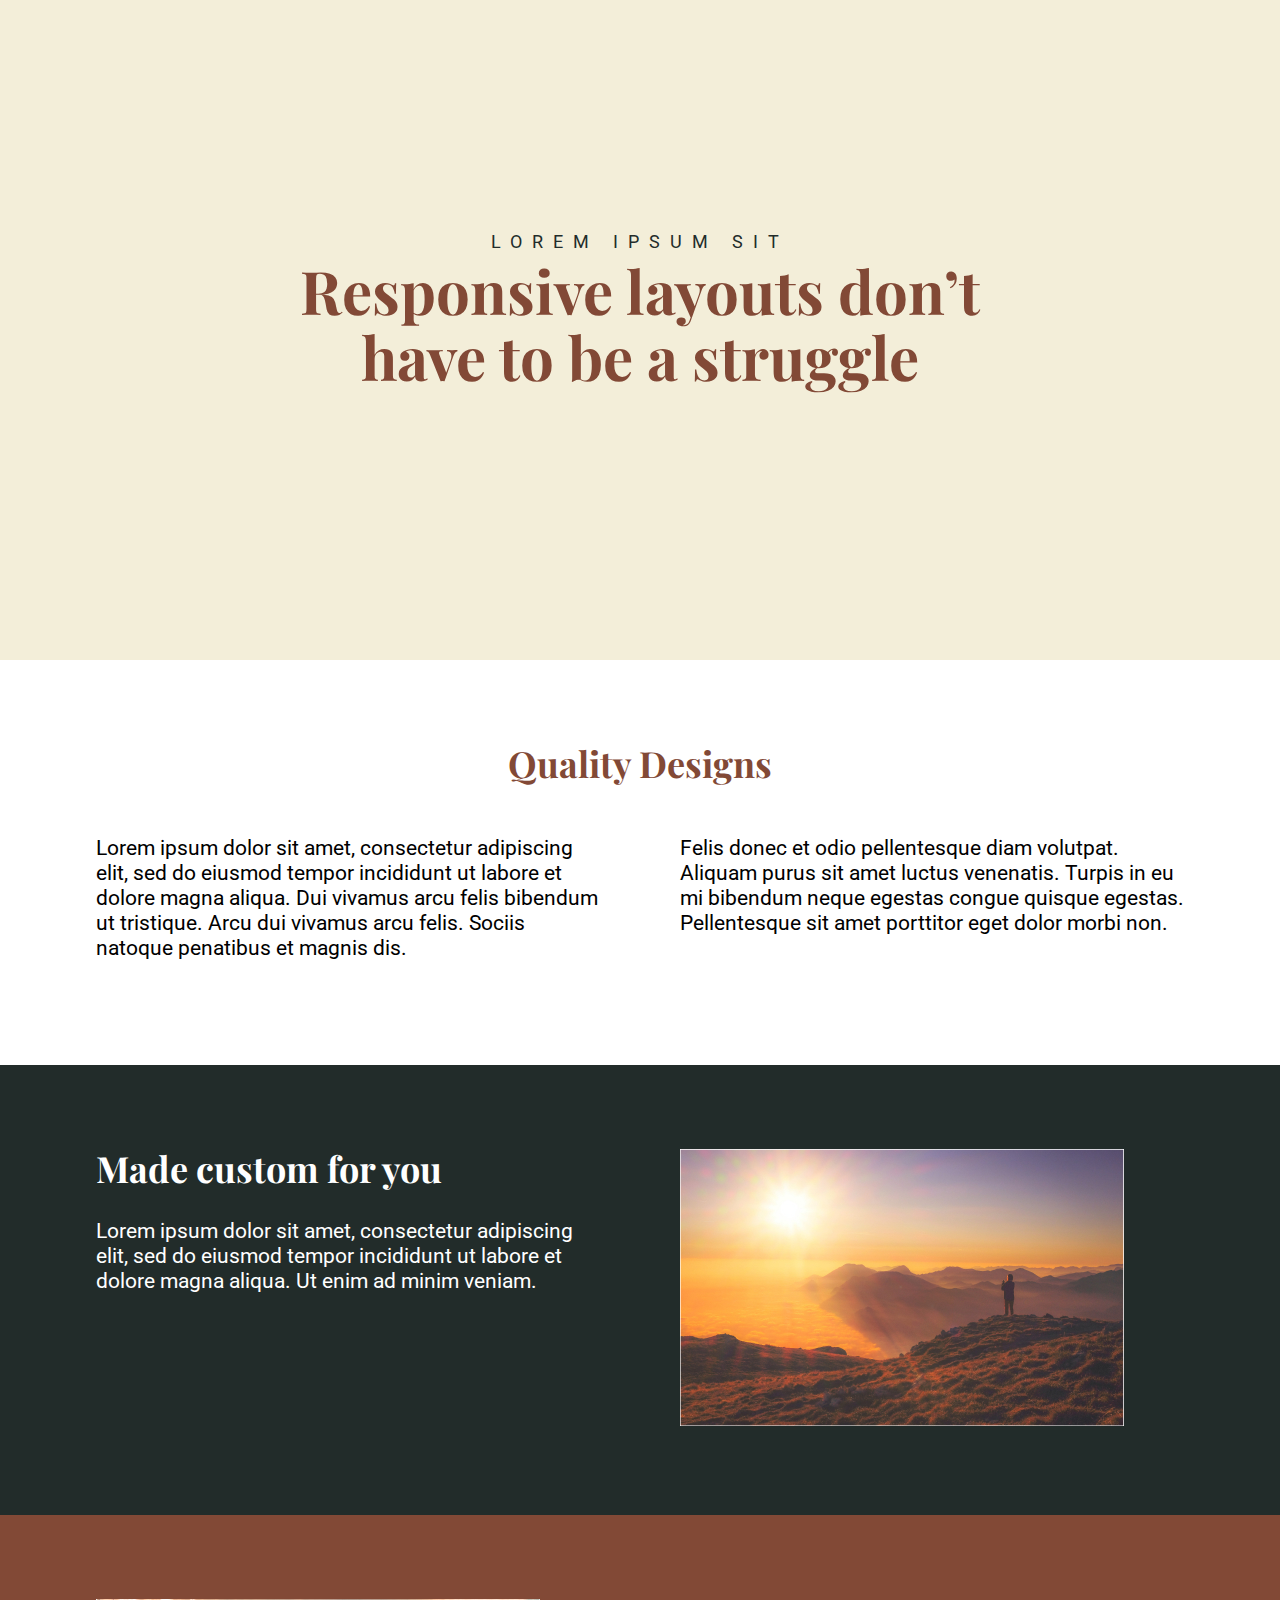
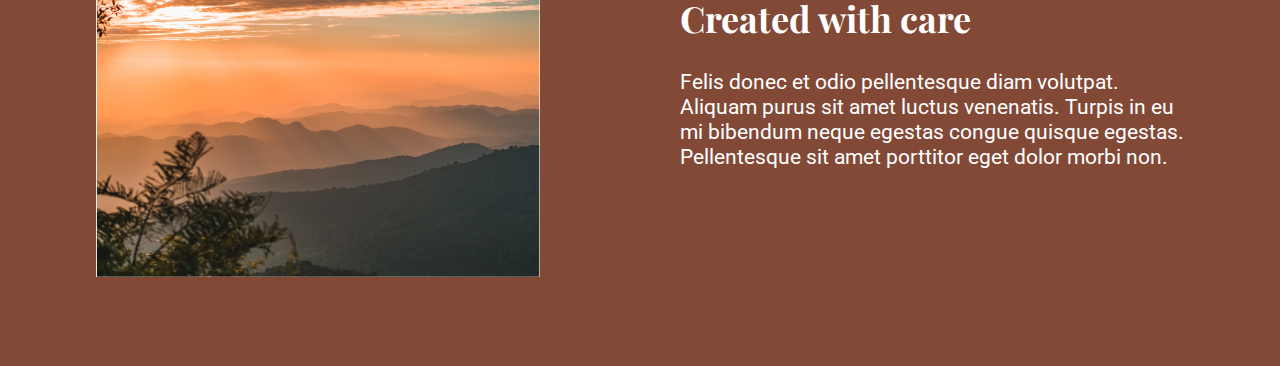
<file: Day 12/index.html>
<!DOCTYPE html>
<html lang="en">
<head>
    <meta charset="UTF-8">
    <meta http-equiv="X-UA-Compatible" content="IE=edge">
    <meta name="viewport" content="width=device-width, initial-scale=1.0">
    <title>Day 12 | Challenge 4</title>

    <!-- Custom CSS -->
    <link rel="stylesheet" href="style.css">

    <!-- Custom Fonts -->
    <link rel="preconnect" href="https://fonts.googleapis.com">
    <link rel="preconnect" href="https://fonts.gstatic.com" crossorigin>
    <link href="https://fonts.googleapis.com/css2?family=Playfair+Display:wght@900&family=Roboto:wght@300;400&display=swap" rel="stylesheet">

</head>
<body>

    <section class="hero flex">
        <div class="container hero__content flex">
            <span class="hero__subtitle">lorem ipsum sit</span>
            <h1 class="hero__title title">Responsive layouts don’t <br> have to be a struggle</h1>
        </div>
    </section>

    <section class="first-section ">
        <div class="container first-section__content flex">
            <h2 class="first-section__title title">Quality Designs</h2>
            <div class="first-section__text flex">
                <div class="col">
                    <p>Lorem ipsum dolor sit amet, consectetur adipiscing elit,
                        sed do eiusmod tempor incididunt ut labore et dolore
                        magna aliqua. Dui vivamus arcu felis bibendum ut
                        tristique. Arcu dui vivamus arcu felis. Sociis natoque
                        penatibus et magnis dis.</p>
                </div>
            
                <div class="col">
                    <p>Felis donec et odio pellentesque diam volutpat. Aliquam
                        purus sit amet luctus venenatis. Turpis in eu mi
                        bibendum neque egestas congue quisque egestas.
                        Pellentesque sit amet porttitor eget dolor morbi non.</p>
                </div>
            </div>
        </div>
    </section>

    <section class="second-section">
        <div class="container second-section__content flex">
            <div class="second-section__text col">
                <h2 class="second-section__title title">Made custom for you</h2>
                <p>Lorem ipsum dolor sit amet, consectetur adipiscing elit,
                    sed do eiusmod tempor incididunt ut labore et dolore
                    magna aliqua. Ut enim ad minim veniam.</p>
            </div>
            <div class="section__img col"><img  src="imgs/image-01.jpg" alt="hills in the sunset "></div>
        </div>

    </section>

    <section class="third-section">
        <div class="container third-section__content flex">
            <div class="third-section__text col">
                <h2 class="third-section__title title">Created with care</h2>
                <p>
                    Felis donec et odio pellentesque diam volutpat. Aliquam
                    purus sit amet luctus venenatis. Turpis in eu mi
                    bibendum neque egestas congue quisque egestas.
                    Pellentesque sit amet porttitor eget dolor morbi non.</p>
            </div>
            <div class="section__img col"><img  src="imgs/image-02.jpg" alt="mountains in the sunset"></div>
        </div>
    </section>
    
    
</body>
</html>
</file>
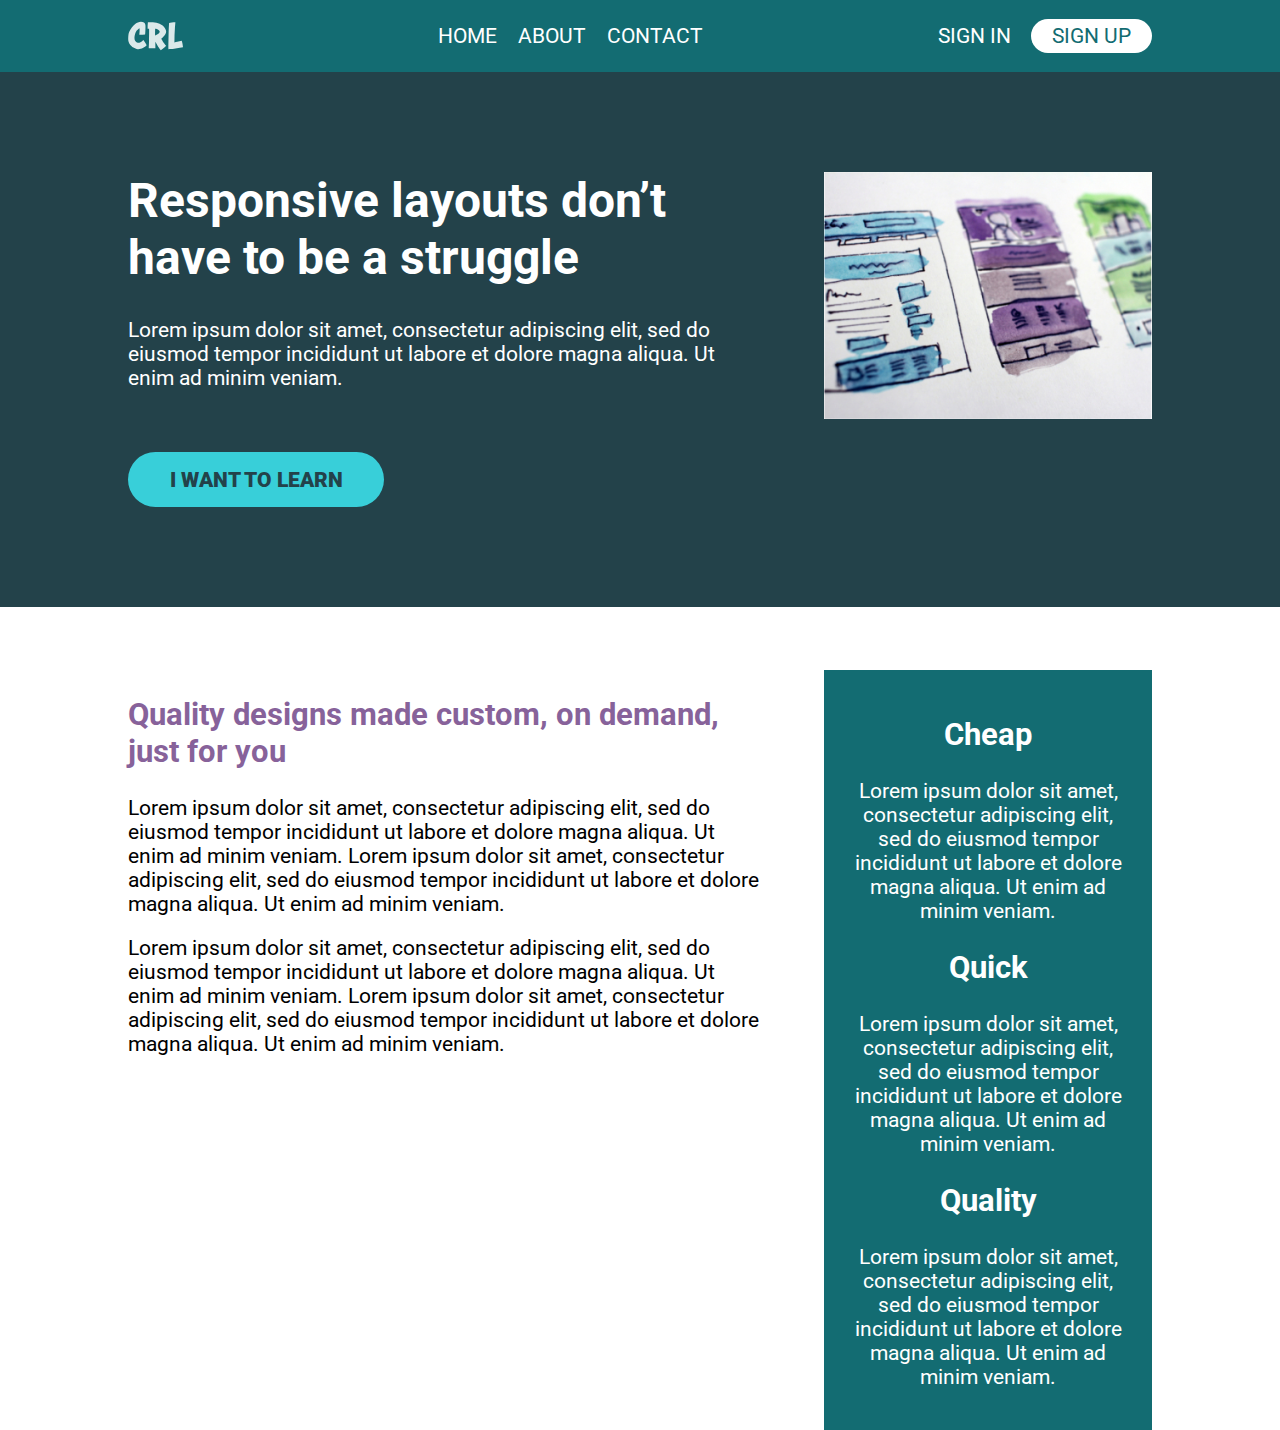
<file: Day 15/index.html>
<!DOCTYPE html>
<html lang="en">
<head>
    <meta charset="UTF-8">
    <meta name="viewport" content="width=device-width, initial-scale=1.0">
    <title>Conquering Responsive Layouts</title>
    <link href="https://fonts.googleapis.com/css2?family=Roboto:wght@400;900&display=swap" rel="stylesheet"> 
    <link rel="stylesheet" href="style.css">
</head>
<body>
    <header>
        <div class="container row">
            <a href="#" class="logo"><img src="img/logo.svg" alt="Conquering Responsive Layouts"></a>
            <nav class="nav">
                <ul class="nav__list nav__list--primary">
                    <li class="nav__item"><a href="#" class="nav__link">Home</a></li>
                    <li class="nav__item"><a href="#" class="nav__link">About</a></li>
                    <li class="nav__item"><a href="#" class="nav__link">Contact</a></li>
                </ul>
                <ul class="nav__list nav__list--secondary">
                    <li class="nav__item"><a href="#" class="nav__link">Sign In</a></li>
                    <li class="nav__item"><a href="#" class="nav__link nav__link--button">Sign up</a></li>
                </ul>
            </nav>
        </div>
    </header>

    <section class="hero">
        <div class="container row">
            <div class="hero__text">
                <h1>Responsive layouts don’t have to be a struggle</h1>
                <p>Lorem ipsum dolor sit amet, consectetur adipiscing elit, sed do eiusmod tempor incididunt ut labore et dolore magna aliqua. Ut enim ad minim veniam.</p>
                <a href="#" class="btn">I want to learn</a>
            </div>
            <img src="img/hero-img.jpg" alt="UX design sketches" class="hero__img">
        </div>
    </section> 

    <main class="main container row">
            <section class="primary-content">
                <h2 class="section-title">Quality designs made custom, on demand, just for you</h2>
                <p>Lorem ipsum dolor sit amet, consectetur adipiscing elit, sed do eiusmod tempor incididunt ut labore et dolore magna aliqua. Ut enim ad minim veniam. Lorem ipsum dolor sit amet, consectetur adipiscing elit, sed do eiusmod tempor incididunt ut labore et dolore magna aliqua. Ut enim ad minim veniam.</p>
                <p>Lorem ipsum dolor sit amet, consectetur adipiscing elit, sed do eiusmod tempor incididunt ut labore et dolore magna aliqua. Ut enim ad minim veniam. Lorem ipsum dolor sit amet, consectetur adipiscing elit, sed do eiusmod tempor incididunt ut labore et dolore magna aliqua. Ut enim ad minim veniam.</p>
            </section>
            <aside class="sidebar">
                <h2 class="sidebar-title">Cheap</h2>
                <p>Lorem ipsum dolor sit amet, consectetur adipiscing elit, sed do eiusmod tempor incididunt ut labore et dolore magna aliqua. Ut enim ad minim veniam.</p>

                <h2 class="sidebar-title">Quick</h2>
                <p>Lorem ipsum dolor sit amet, consectetur adipiscing elit, sed do eiusmod tempor incididunt ut labore et dolore magna aliqua. Ut enim ad minim veniam.</p>

                <h2 class="sidebar-title">Quality</h2>
                <p>Lorem ipsum dolor sit amet, consectetur adipiscing elit, sed do eiusmod tempor incididunt ut labore et dolore magna aliqua. Ut enim ad minim veniam.</p>
            </aside>
    </main>

    

</body>
</html>
</file>
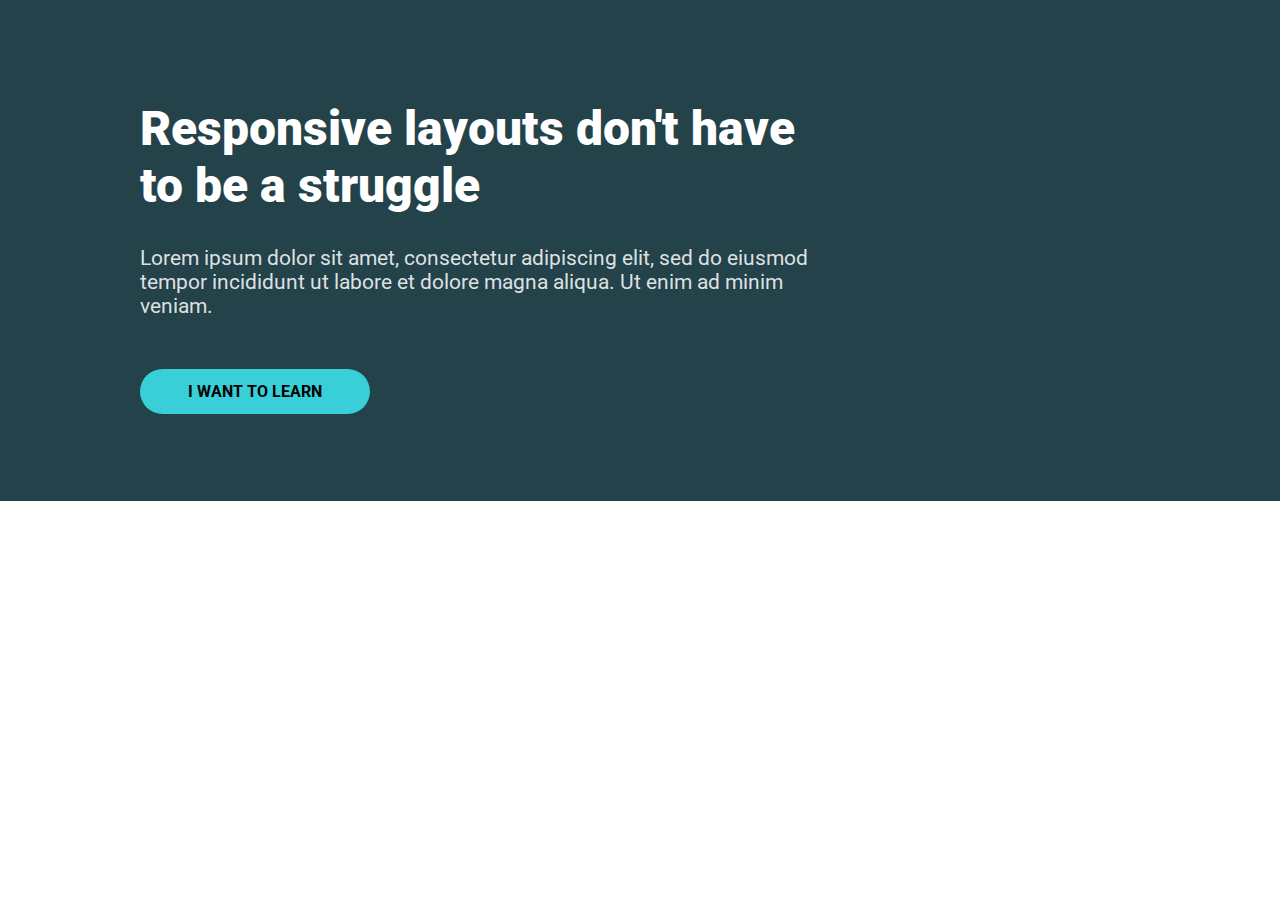
<file: Day 5/index.html>
<!DOCTYPE html>
<html lang="en">
<head>
    <meta charset="UTF-8">
    <meta http-equiv="X-UA-Compatible" content="IE=edge">
    <meta name="viewport" content="width=device-width, initial-scale=1.0">
    <title>Challenge 03</title>

    <!-- Google Fonts -->
    <link rel="preconnect" href="https://fonts.googleapis.com">
    <link rel="preconnect" href="https://fonts.gstatic.com" crossorigin>
    <link href="https://fonts.googleapis.com/css2?family=Roboto:wght@400;700;900&display=swap" rel="stylesheet">

<!-- Custom CSS -->
    <link rel="stylesheet" href="style.css">
</head>
<body>
    <div class="intro">
        <div class="container">
            <div class="intro__content">
                <h1 class="intro-title">Responsive layouts don't have to be a struggle</h1>
                <p class="intro-text">Lorem ipsum dolor sit amet, consectetur adipiscing elit, sed do eiusmod tempor incididunt ut labore et dolore magna aliqua. Ut enim ad minim veniam.</p>
                
                <a href="#" class="intro-link">i want to learn</a>
            </div>
        </div>
            
    </div>
</body>
</html>
</file>
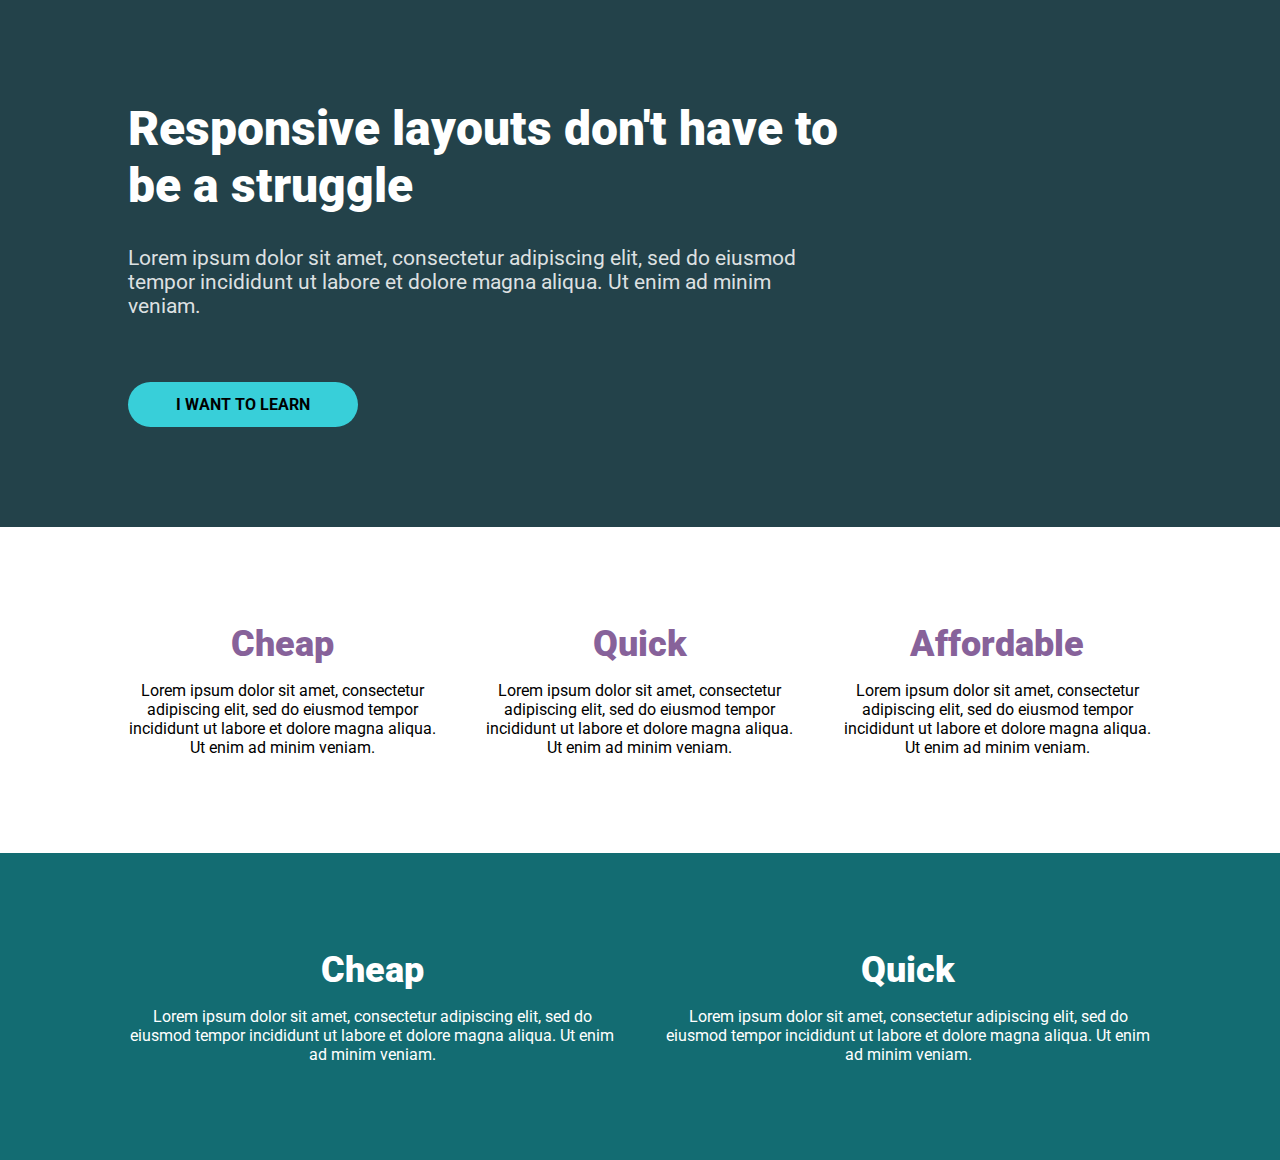
<file: Day 8/index.html>
<!DOCTYPE html>
<html lang="en">
<head>
    <meta charset="UTF-8">
    <meta http-equiv="X-UA-Compatible" content="IE=edge">
    <meta name="viewport" content="width=device-width, initial-scale=1.0">
    <title>Challenge 03</title>

    <!-- Google Fonts -->
    <link rel="preconnect" href="https://fonts.googleapis.com">
    <link rel="preconnect" href="https://fonts.gstatic.com" crossorigin>
    <link href="https://fonts.googleapis.com/css2?family=Roboto:wght@400;700;900&display=swap" rel="stylesheet">

<!-- Custom CSS -->
    <link rel="stylesheet" href="style.css">
</head>
<body>
    <div class="intro">
        <div class="container">
            <div class="intro__content">
                <h1 class="intro-title">Responsive layouts don't have to be a struggle</h1>
                <p class="intro-text">Lorem ipsum dolor sit amet, consectetur adipiscing elit, sed do eiusmod tempor incididunt ut labore et dolore magna aliqua. Ut enim ad minim veniam.</p>
                
                <a href="#" class="intro-link">i want to learn</a>
            </div>
        </div>
            
    </div>
    <section class="first-row">
        <div class="container ">
            <div class="row">
                <div class="column">
                    <h2 class="column-title">Cheap</h2>
                    <p class="column-text">Lorem ipsum dolor sit amet, consectetur adipiscing elit, sed do eiusmod tempor incididunt ut labore et dolore magna aliqua. Ut enim ad minim veniam.</p>
                </div>
                <div class="column">
                    <h2 class="column-title">Quick</h2>
                    <p class="column-text">Lorem ipsum dolor sit amet, consectetur adipiscing elit, sed do eiusmod tempor incididunt ut labore et dolore magna aliqua. Ut enim ad minim veniam.</p>
                </div>
                <div class="column">
                    <h2 class="column-title">Affordable</h2>
                    <p class="column-text">Lorem ipsum dolor sit amet, consectetur adipiscing elit, sed do eiusmod tempor incididunt ut labore et dolore magna aliqua. Ut enim ad minim veniam.</p>
                </div>
            </div>
        </div>
    </section>


    <section class="second-row">
        <div class="container ">
            <div class="row">
                <div class="column">
                    <h2 class="column-title">Cheap</h2>
                    <p class="column-text">Lorem ipsum dolor sit amet, consectetur adipiscing elit, sed do eiusmod tempor incididunt ut labore et dolore magna aliqua. Ut enim ad minim veniam.</p>
                </div>
                <div class="column">
                    <h2 class="column-title">Quick</h2>
                    <p class="column-text">Lorem ipsum dolor sit amet, consectetur adipiscing elit, sed do eiusmod tempor incididunt ut labore et dolore magna aliqua. Ut enim ad minim veniam.</p>
                </div>
            </div>
        </div>
    </section>
</body>
</html>
</file>
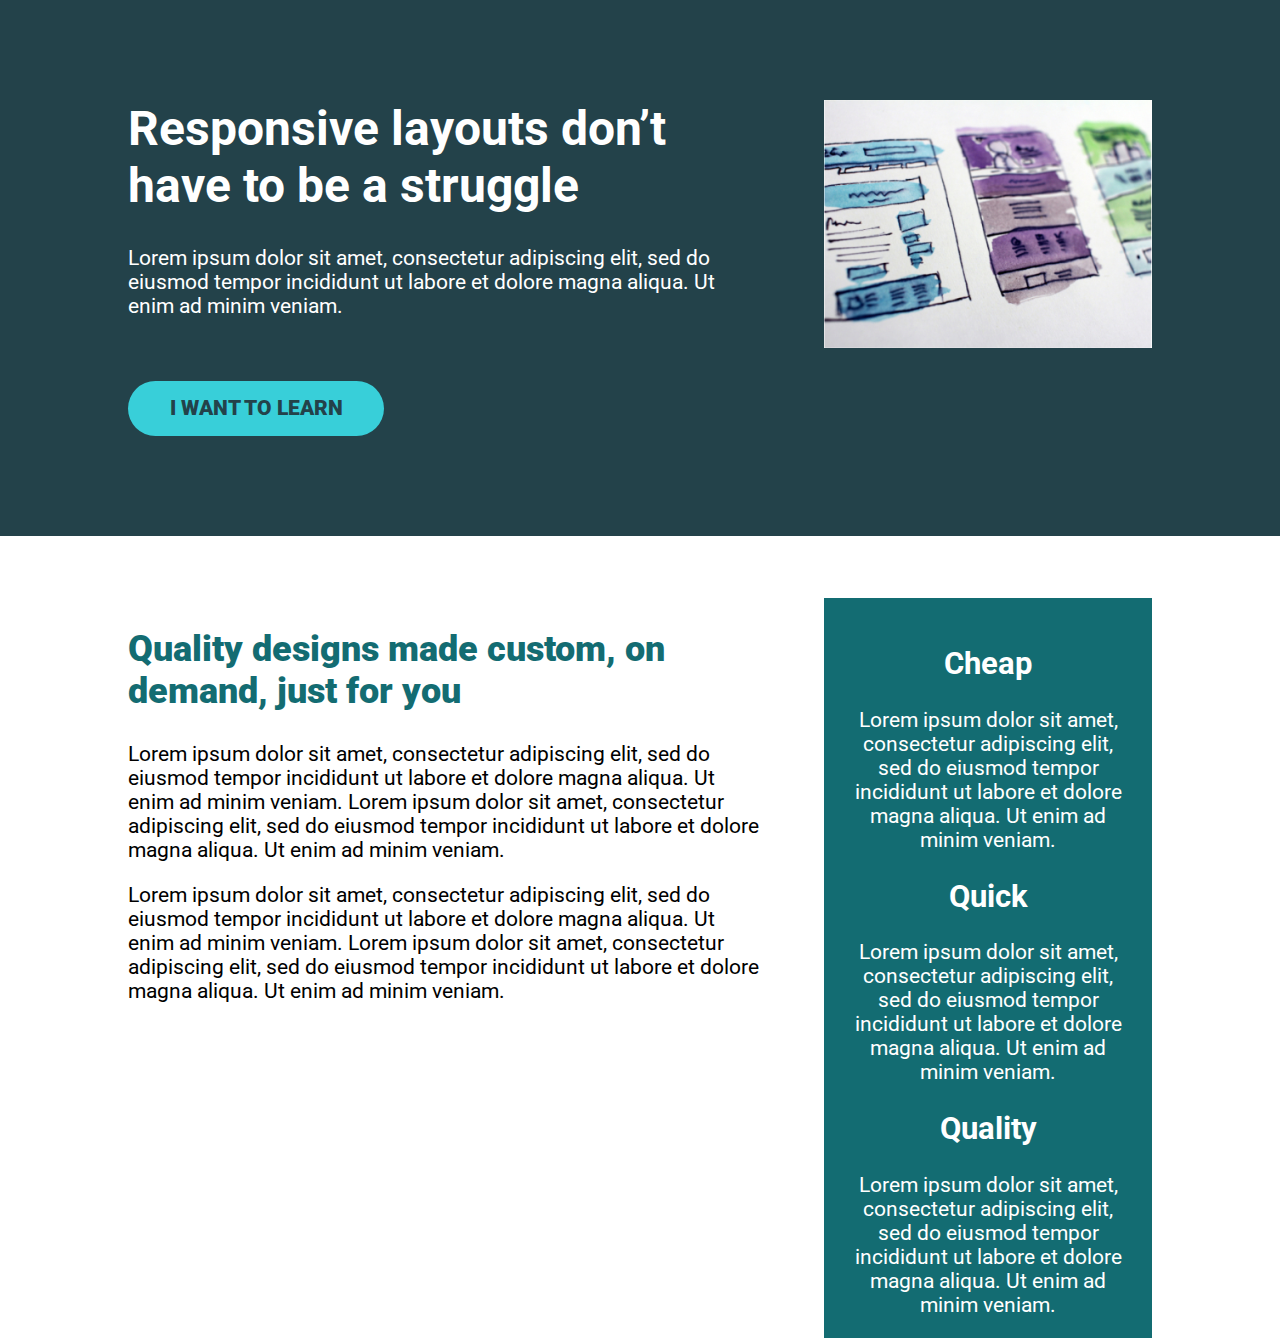
<file: Day 9/index.html>
<!DOCTYPE html>
<html lang="en">
<head>
    <meta charset="UTF-8">
    <meta name="viewport" content="width=device-width, initial-scale=1.0">
    <title>Conquering Rsponsive Layouts</title>
    <link href="https://fonts.googleapis.com/css2?family=Roboto:wght@400;900&display=swap" rel="stylesheet"> 
    <link rel="stylesheet" href="style.css">
</head>
<body>
    <div class="hero">
        <div class="container row">
            <div class="hero__text">
                <h1>Responsive layouts don’t have to be a struggle</h1>
                <p>Lorem ipsum dolor sit amet, consectetur adipiscing elit, sed do eiusmod tempor incididunt ut labore et dolore magna aliqua. Ut enim ad minim veniam.</p>
                <a href="#" class="btn">I want to learn</a>
            </div>
            <div class="hero__img">
                <img src="img/hero-img.jpg" alt="Websites sketches">
            </div>
        </div>
    </div>


    <main class="main container row">
        <section class="primary-content">
            
                <h2>Quality designs made custom, on demand, just for you</h2>

                <p>Lorem ipsum dolor sit amet, consectetur adipiscing elit, sed do eiusmod
                tempor incididunt ut labore et dolore magna aliqua. Ut enim ad minim
                veniam. Lorem ipsum dolor sit amet, consectetur adipiscing elit, sed do
                eiusmod tempor incididunt ut labore et dolore magna aliqua. Ut enim ad
                minim veniam.</p>

                    
                <p>Lorem ipsum dolor sit amet, consectetur adipiscing elit, sed do eiusmod
                tempor incididunt ut labore et dolore magna aliqua. Ut enim ad minim
                veniam. Lorem ipsum dolor sit amet, consectetur adipiscing elit, sed do
                eiusmod tempor incididunt ut labore et dolore magna aliqua. Ut enim ad
                minim veniam.</p>
            
        </section>

        <aside class="sidebar">
            
                <h2>Cheap</h2>
                Lorem ipsum dolor sit amet, consectetur adipiscing elit, sed do eiusmod tempor incididunt ut labore et dolore magna aliqua. Ut enim ad minim veniam.
                
                <h2>Quick</h2>
                Lorem ipsum dolor sit amet, consectetur adipiscing elit, sed do eiusmod tempor incididunt ut labore et dolore magna aliqua. Ut enim ad minim veniam.
                
                <h2>Quality</h2>
                Lorem ipsum dolor sit amet, consectetur adipiscing elit, sed do eiusmod tempor incididunt ut labore et dolore magna aliqua. Ut enim ad minim veniam.
            
        </aside>     
    </main>

    

</body>
</html>
</file>
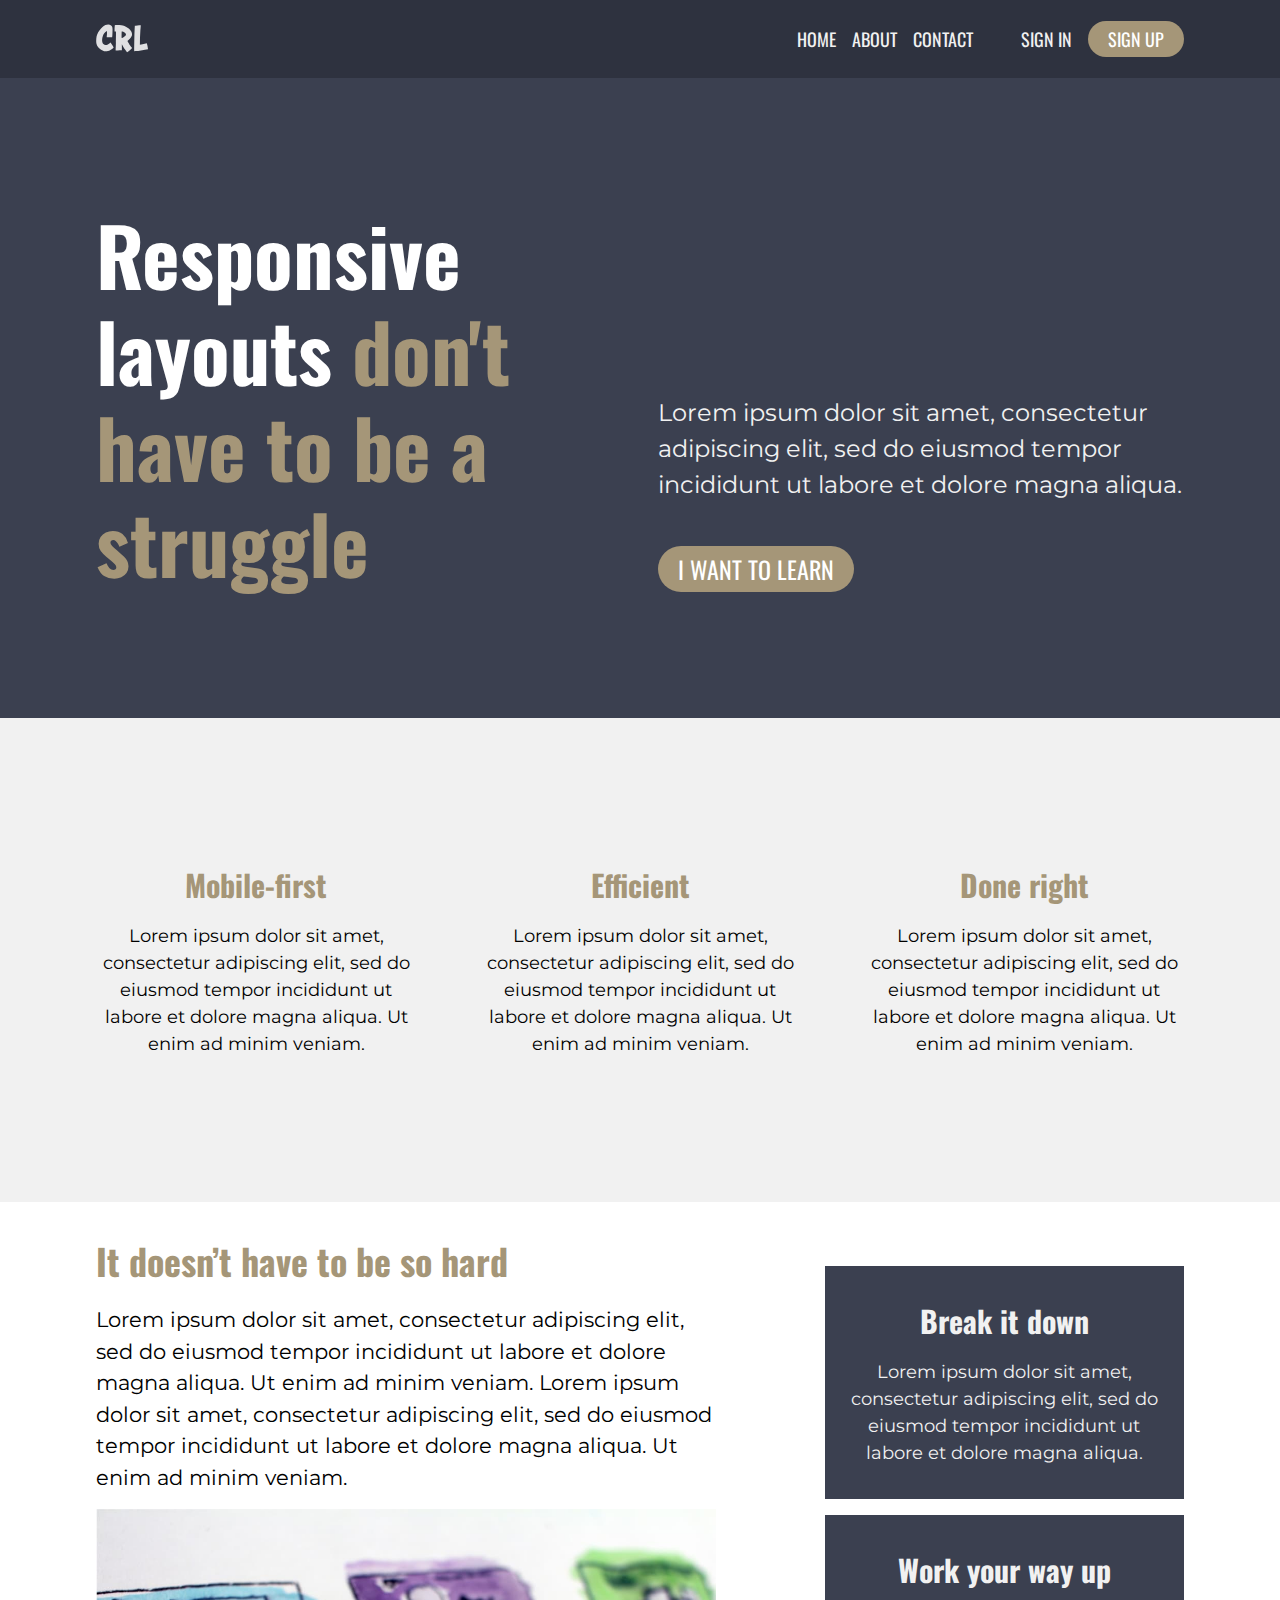
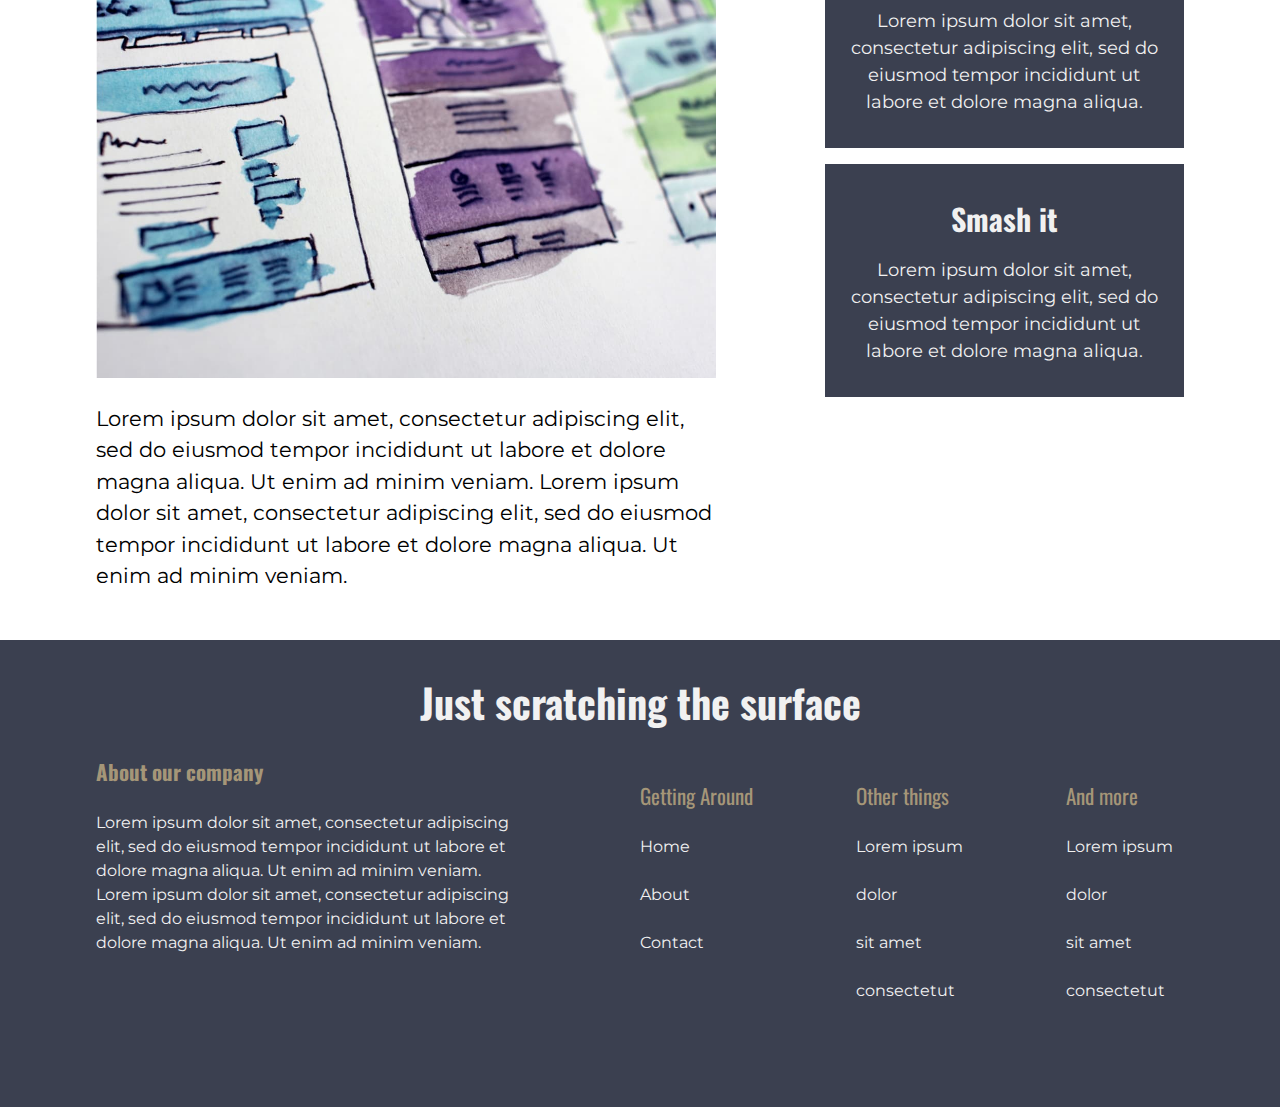
<file: Final Challenge/index.html>
<!DOCTYPE html>
<html lang="en">
<head>
    <meta charset="UTF-8">
    <meta http-equiv="X-UA-Compatible" content="IE=edge">
    <meta name="viewport" content="width=device-width, initial-scale=1.0">
    <title>CRL - Final Challenge</title>

    <!-- Custom CSS -->
    <link rel="stylesheet" href="css-reset.css">
    <link rel="stylesheet" href="style.css">

    <!-- Custom Fonts -->
    <link rel="preconnect" href="https://fonts.googleapis.com">
    <link rel="preconnect" href="https://fonts.gstatic.com" crossorigin>
    <link href="https://fonts.googleapis.com/css2?family=Montserrat&family=Oswald:wght@700&display=swap" rel="stylesheet">

    <script src="main.js" defer></script>

</head>
<body>
    <!-- HEADER SECTION -->
    <header>
        <div class="container flex nav__container" >
            <button class="nav-toggle" aria-label="open navigation">
                <span class="hamburger"></span>
            </button>
            <a href="#" class="logo">
                <img src="imgs/logo.svg" alt="Conquering responsive layouts">
            </a>

                <!-- NAVIGATION -->
            <nav class="nav primary-navigation">
                <ul class="nav__list nav__list--primary">
                    <li class="nav__item"><a href="#" class="nav__link">Home</a></li>
                    <li class="nav__item"><a href="#" class="nav__link">About</a></li>
                    <li class="nav__item"><a href="#" class="nav__link">Contact</a></li>
                </ul>
                <ul class="nav__list nav__list--secondary">
                    <li class="nav__item"><a href="#" class="nav__link">Sign In</a>
                    <li class="nav__item"><a href="#" class="nav__link nav__link--button">Sign Up</a>
                </ul>
            </nav>
        </div>

    </header>

    <!-- MAIN CONTENT -->

    <main>
        <section class="hero">
            <div class="container  hero_container">
                <h1 class="hero__title title">Responsive layouts <span>don't have to be a struggle</span></h1>

                <div class="hero__content">
                    <p>Lorem ipsum dolor sit amet, consectetur
                        adipiscing elit, sed do eiusmod tempor
                        incididunt ut labore et dolore magna aliqua.</p>
                    <a href="#" class="hero__button">I WANT TO LEARN</a>
                </div>
            </div>

        </section>

        <section class="section-one">
            <div class="container section-one__content flex">
                <div class="col">
                    <h3 class="title section-one__title">Mobile-first
                    </h3>
                    <p>Lorem ipsum dolor sit amet,
                        consectetur adipiscing elit, sed do
                        eiusmod tempor incididunt ut
                        labore et dolore magna aliqua. Ut
                        enim ad minim veniam.</p>
                </div>
                <div class="col">
                    <h3 class="title section-one__title">Efficient
                    </h3>
                    <p>Lorem ipsum dolor sit amet,
                        consectetur adipiscing elit, sed do
                        eiusmod tempor incididunt ut
                        labore et dolore magna aliqua. Ut
                        enim ad minim veniam.</p>
                </div>
                <div class="col">
                    <h3 class="title section-one__title">Done right
                    </h3>
                    <p>Lorem ipsum dolor sit amet, consectetur adipiscing elit, sed do eiusmod tempor incididunt ut labore et dolore magna aliqua. Ut enim ad minim veniam.</p>
                </div>
            </div>
        </section>

        <section class="section-two">
            <div class="container section-two__content flex">
                <div class="col section-two__col">
                    <h2 class="title section-two__title">It doesn’t have to be so hard</h2>
                    <p class="section-two__text">Lorem ipsum dolor sit amet, consectetur adipiscing elit, sed do eiusmod tempor incididunt ut labore et dolore magna aliqua. Ut enim ad minim veniam. Lorem ipsum dolor sit amet, consectetur adipiscing elit, sed do eiusmod tempor incididunt ut labore et dolore magna aliqua. Ut enim ad minim veniam.</p>
                    <img src="imgs/the-image.jpg" alt="colorfull website sketches">
                    <p class="section-two__text">Lorem ipsum dolor sit amet, consectetur adipiscing elit, sed do eiusmod tempor incididunt ut labore et dolore magna aliqua. Ut enim ad minim veniam. Lorem ipsum dolor sit amet, consectetur adipiscing elit, sed do eiusmod tempor incididunt ut labore et dolore magna aliqua. Ut enim ad minim veniam.</p>
                </div>
                <aside class="col aside__content flex">
                    <div class="card">
                        <h3 class="title card__title">Break it down</h3>
                        <p class="card__text">Lorem ipsum dolor sit amet, consectetur adipiscing elit, sed do eiusmod tempor incididunt ut labore et dolore magna aliqua.</p>
                    </div>
                    <div class="card">
                        <h3 class="title card__title">Work your way up</h3>
                        <p class="card__text">Lorem ipsum dolor sit amet, consectetur adipiscing elit, sed do eiusmod tempor incididunt ut labore et dolore magna aliqua.</p>
                    </div>
                    <div class="card">
                        <h3 class="title card__title">Smash it</h3>
                        <p class="card__text">Lorem ipsum dolor sit amet, consectetur adipiscing elit, sed do eiusmod tempor incididunt ut labore et dolore magna aliqua.</p>
                    </div>
                </aside>
            </div>
        </section>

        <footer class="footer">
            <div class="container footer__content flex">
                <h3 class="title footer__main-title">Just scratching the surface</h3>
                <div class="footer__col">
                    <div class="footer__text">
                        <h2 class="title footer__title">About our company</h2>
                        <p>Lorem ipsum dolor sit amet, consectetur adipiscing elit, sed do eiusmod tempor incididunt ut labore et dolore magna aliqua. Ut enim ad minim veniam. Lorem ipsum dolor sit amet, consectetur adipiscing elit, sed do eiusmod tempor incididunt ut labore et dolore magna aliqua. Ut enim ad minim veniam.</p>
                    </div>
                    <div class="footer__list--container flex">
                        <ul class="footer__list">
                            <li class="title footer__title">Getting Around</li>
                            <li class="footer__list--item">Home</li>
                            <li class="footer__list--item">About</li>
                            <li class="footer__list--item">Contact</li>
                        </ul>
                        <ul class="footer__list">
                            <li class="title footer__title">Other things</li>
                            <li class="footer__list--item">Lorem ipsum</li>
                            <li class="footer__list--item">dolor</li>
                            <li class="footer__list--item">sit amet</li>
                            <li class="footer__list--item">consectetut</li>
                        </ul>
                        <ul class="footer__list">
                            <li class="title footer__title">And more</li>
                            <li class="footer__list--item">Lorem ipsum</li>
                            <li class="footer__list--item">dolor</li>
                            <li class="footer__list--item">sit amet</li>
                            <li class="footer__list--item">consectetut</li>
                        </ul>
                    </div>
                </div>
            </div>

        </footer>
    </main>
</body>
</html>
</file>
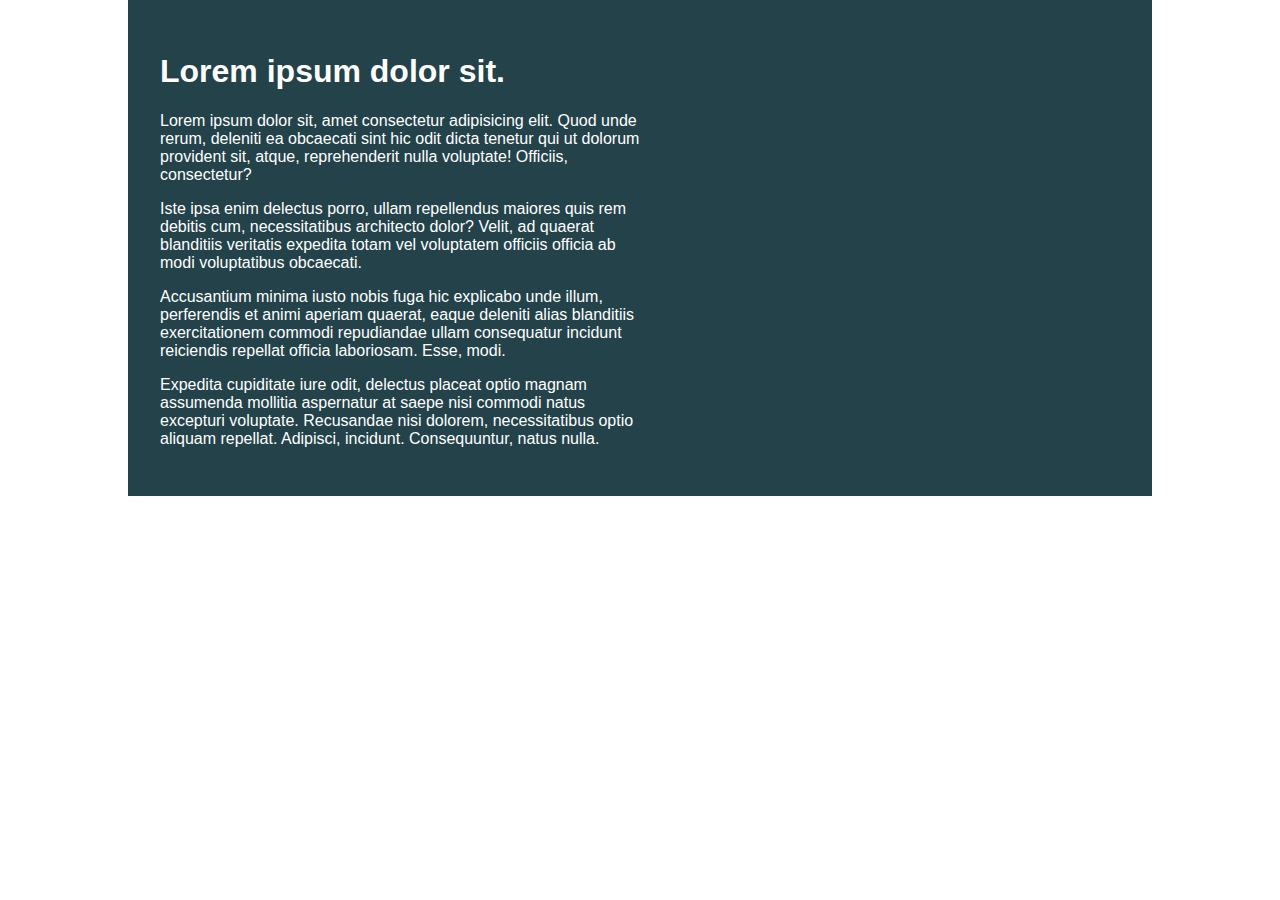
<file: Day 1/challenge01/index.html>
<!DOCTYPE html>
<html lang="en">

<head>
    <meta charset="UTF-8">
    <meta name="viewport" content="width=device-width, initial-scale=1.0">
    <title>Day 01 - Challenge 01</title>

    <link rel="stylesheet" href="style.css">
</head>

<body>
    <div class="container">
        <div class="intro-content">
            <h1>Lorem ipsum dolor sit.</h1>
            <p>Lorem ipsum dolor sit, amet consectetur adipisicing elit. Quod unde rerum, deleniti ea obcaecati sint hic
                odit dicta tenetur qui ut dolorum provident sit, atque, reprehenderit nulla voluptate! Officiis,
                consectetur?</p>
            <p>Iste ipsa enim delectus porro, ullam repellendus maiores quis rem debitis cum, necessitatibus architecto
                dolor? Velit, ad quaerat blanditiis veritatis expedita totam vel voluptatem officiis officia ab modi
                voluptatibus obcaecati.</p>
            <p>Accusantium minima iusto nobis fuga hic explicabo unde illum, perferendis et animi aperiam quaerat, eaque
                deleniti alias blanditiis exercitationem commodi repudiandae ullam consequatur incidunt reiciendis
                repellat officia laboriosam. Esse, modi.</p>
            <p>Expedita cupiditate iure odit, delectus placeat optio magnam assumenda mollitia aspernatur at saepe nisi
                commodi natus excepturi voluptate. Recusandae nisi dolorem, necessitatibus optio aliquam repellat.
                Adipisci, incidunt. Consequuntur, natus nulla.</p>
        </div>
    </div>
</body>

</html>
</file>
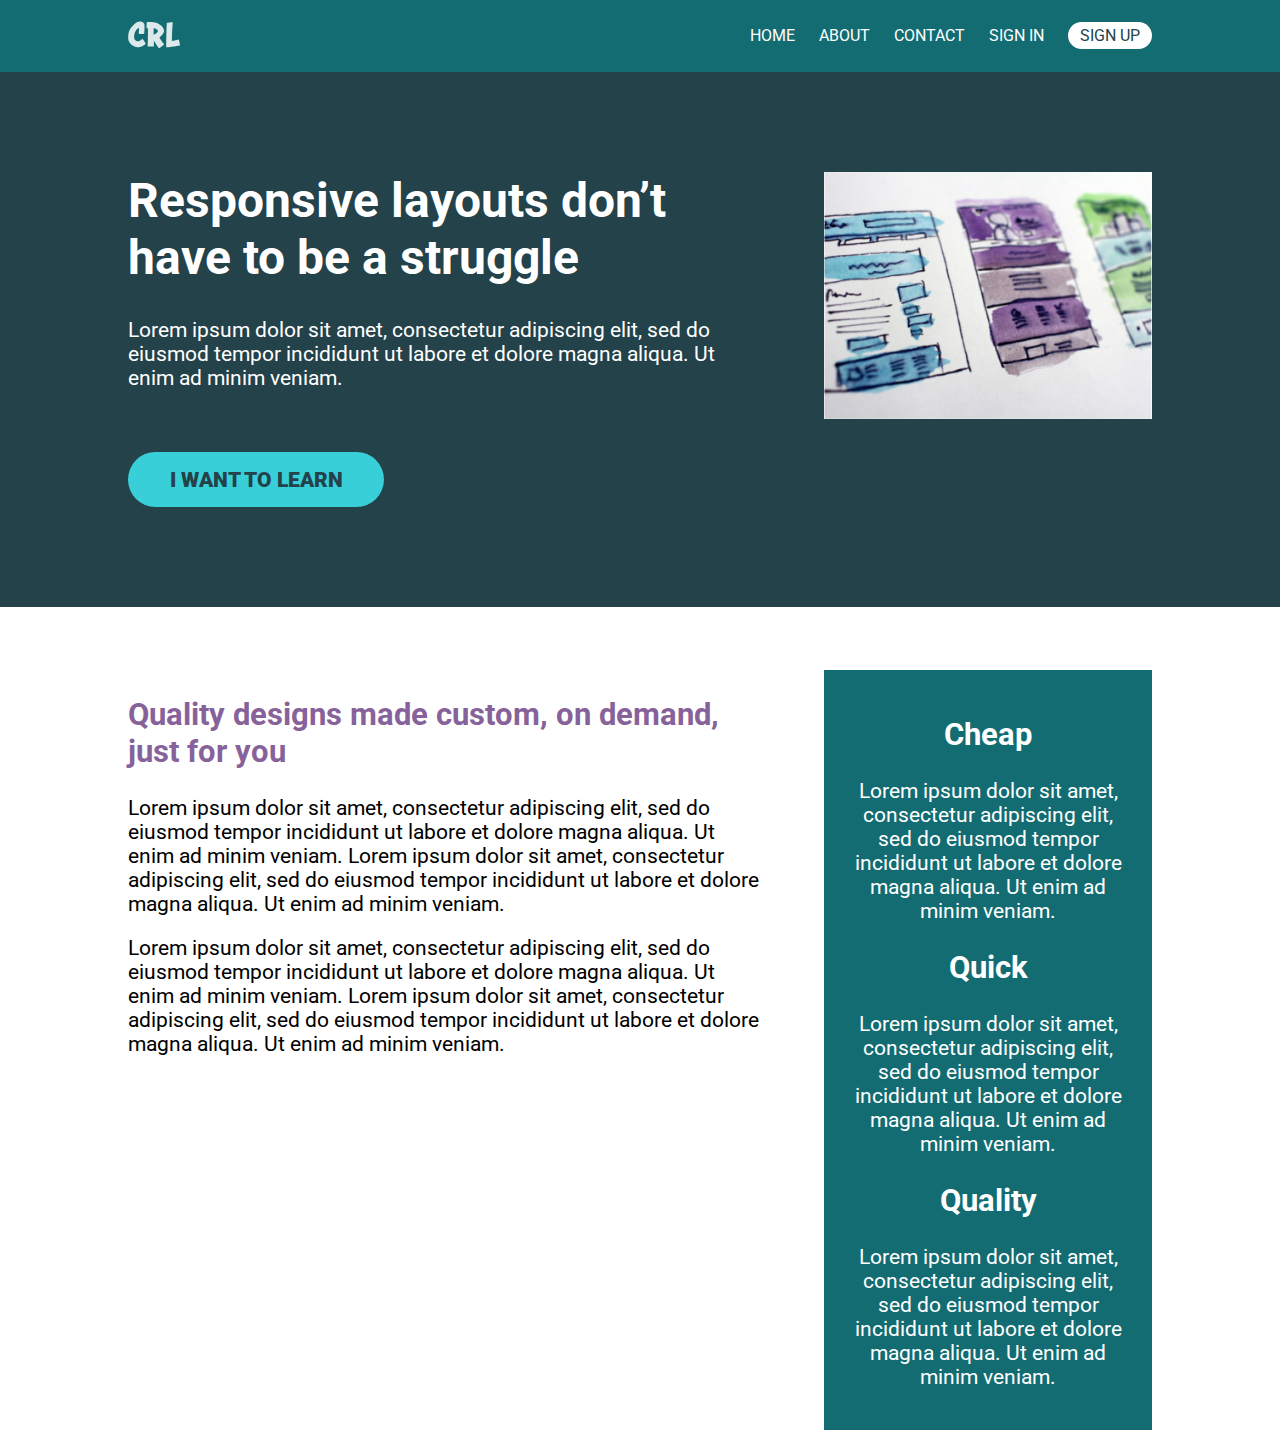
<file: Day 20/nav-challenge/index.html>
<!DOCTYPE html>
<html lang="en">
<head>
    <meta charset="UTF-8">
    <meta name="viewport" content="width=device-width, initial-scale=1.0">
    <title>Conquering Responsive Layouts</title>
    <link href="https://fonts.googleapis.com/css2?family=Roboto:wght@400;900&display=swap" rel="stylesheet"> 
    <link rel="stylesheet" href="style.css">
</head>
<body>
    <header> 
        <div class="container row">
            <button class="nav-toggle" aria-label="open navigation">
                <span class="hamburger"></span>
            </button>
            <a class="logo" href="#">
                <img src="img/logo.svg" alt="conquering responsive layouts">
            </a>
            <nav class="nav">
                <ul class="nav__list nav__list--primary">
                    <li class="nav__item"><a href="#" class="nav__link">Home</a></li>
                    <li class="nav__item"><a href="#" class="nav__link">About</a></li>
                    <li class="nav__item"><a href="#" class="nav__link">Contact</a></li>
                </ul>
                <ul class="nav__list nav__list--secondary">
                    <li class="nav__item"><a href="#" class="nav__link">Sign In</a></li>
                    <li class="nav__item"><a href="#" class="nav__link nav__link--button">Sign up</a></li>
                </ul>
            </nav>
        </div>
    </header>
    
    <section class="hero">
        <div class="container row">
            <div class="hero__text">
                <h1>Responsive layouts don’t have to be a struggle</h1>
                <p>Lorem ipsum dolor sit amet, consectetur adipiscing elit, sed do eiusmod tempor incididunt ut labore et dolore magna aliqua. Ut enim ad minim veniam.</p>
                <a href="#" class="btn">I want to learn</a>
            </div>
            <img src="img/hero-img.jpg" alt="UX design sketches" class="hero__img">
        </div>
    </section> 

    <main class="main container row">
            <section class="primary-content">
                <h2 class="section-title">Quality designs made custom, on demand, just for you</h2>
                <p>Lorem ipsum dolor sit amet, consectetur adipiscing elit, sed do eiusmod tempor incididunt ut labore et dolore magna aliqua. Ut enim ad minim veniam. Lorem ipsum dolor sit amet, consectetur adipiscing elit, sed do eiusmod tempor incididunt ut labore et dolore magna aliqua. Ut enim ad minim veniam.</p>
                <p>Lorem ipsum dolor sit amet, consectetur adipiscing elit, sed do eiusmod tempor incididunt ut labore et dolore magna aliqua. Ut enim ad minim veniam. Lorem ipsum dolor sit amet, consectetur adipiscing elit, sed do eiusmod tempor incididunt ut labore et dolore magna aliqua. Ut enim ad minim veniam.</p>
            </section>
            <aside class="sidebar">
                <h2 class="sidebar-title">Cheap</h2>
                <p>Lorem ipsum dolor sit amet, consectetur adipiscing elit, sed do eiusmod tempor incididunt ut labore et dolore magna aliqua. Ut enim ad minim veniam.</p>

                <h2 class="sidebar-title">Quick</h2>
                <p>Lorem ipsum dolor sit amet, consectetur adipiscing elit, sed do eiusmod tempor incididunt ut labore et dolore magna aliqua. Ut enim ad minim veniam.</p>

                <h2 class="sidebar-title">Quality</h2>
                <p>Lorem ipsum dolor sit amet, consectetur adipiscing elit, sed do eiusmod tempor incididunt ut labore et dolore magna aliqua. Ut enim ad minim veniam.</p>
            </aside>
    </main>

    <script src="main.js"></script>

</body>
</html>
</file>
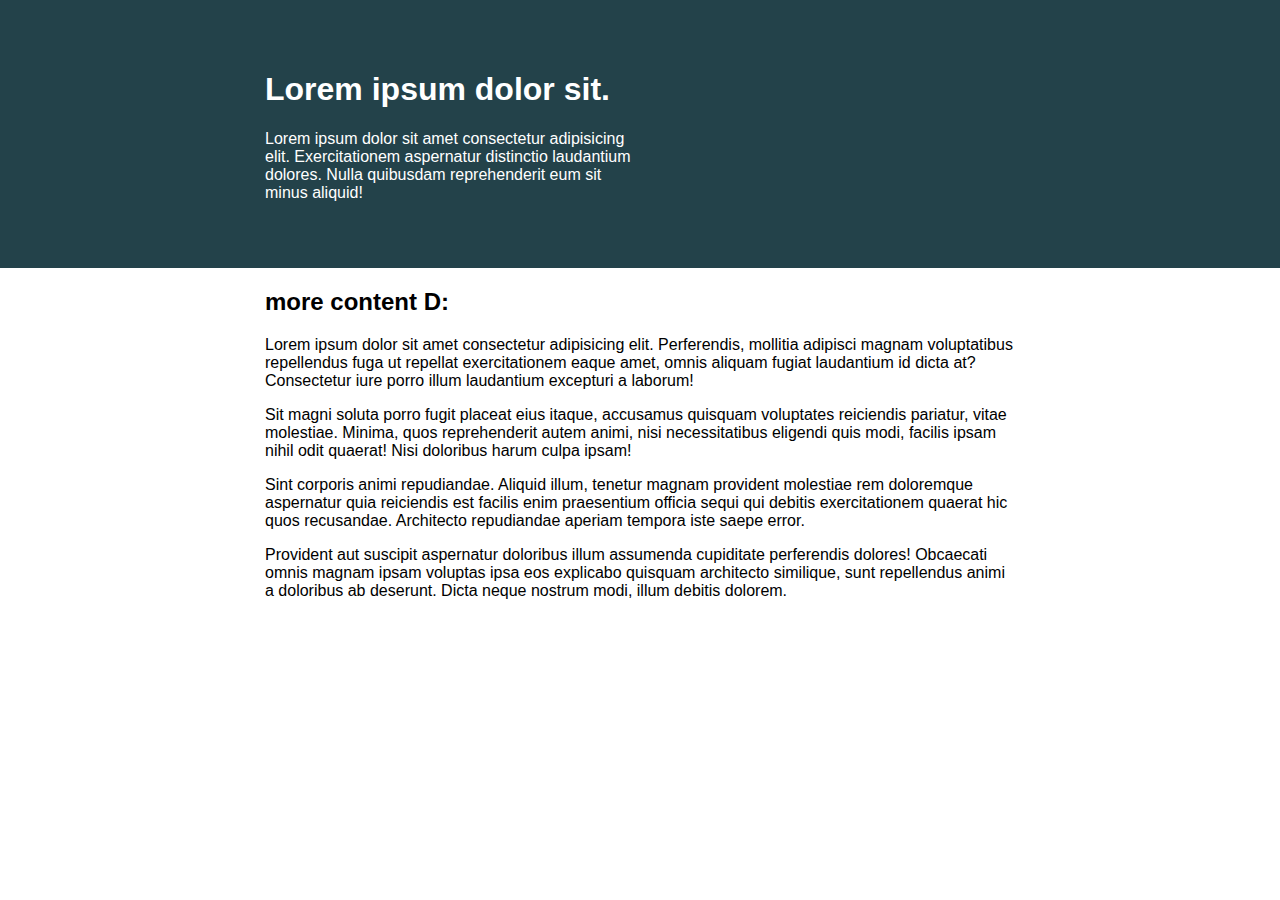
<file: Day 3/challenge02/index.html>
<!DOCTYPE html>
<html lang="en">
<head> 
    <meta charset="UTF-8">
    <meta name="viewport" content="width=device-width, initial-scale=1.0">
    <title>Day 01</title>
 
    <link rel="stylesheet" href="style.css">
</head>
<body>

    <div class="intro">
        <div class="container">
            <div class="intro-content">
                <h1>Lorem ipsum dolor sit.</h1>
                <p>Lorem ipsum dolor sit amet consectetur adipisicing elit. Exercitationem aspernatur distinctio laudantium dolores. Nulla quibusdam reprehenderit eum sit minus aliquid!</p>
            </div>
        </div>
    </div>


    <div class="container">
        <h2>more content D:</h2>
        <p>Lorem ipsum dolor sit amet consectetur adipisicing elit. Perferendis, mollitia adipisci magnam voluptatibus repellendus fuga ut repellat exercitationem eaque amet, omnis aliquam fugiat laudantium id dicta at? Consectetur iure porro illum laudantium excepturi a laborum!</p>
        <p>Sit magni soluta porro fugit placeat eius itaque, accusamus quisquam voluptates reiciendis pariatur, vitae molestiae. Minima, quos reprehenderit autem animi, nisi necessitatibus eligendi quis modi, facilis ipsam nihil odit quaerat! Nisi doloribus harum culpa ipsam!</p>
        <p>Sint corporis animi repudiandae. Aliquid illum, tenetur magnam provident molestiae rem doloremque aspernatur quia reiciendis est facilis enim praesentium officia sequi qui debitis exercitationem quaerat hic quos recusandae. Architecto repudiandae aperiam tempora iste saepe error.</p>
        <p>Provident aut suscipit aspernatur doloribus illum assumenda cupiditate perferendis dolores! Obcaecati omnis magnam ipsam voluptas ipsa eos explicabo quisquam architecto similique, sunt repellendus animi a doloribus ab deserunt. Dicta neque nostrum modi, illum debitis dolorem.</p>
    </div>

</body>
</html>
</file>
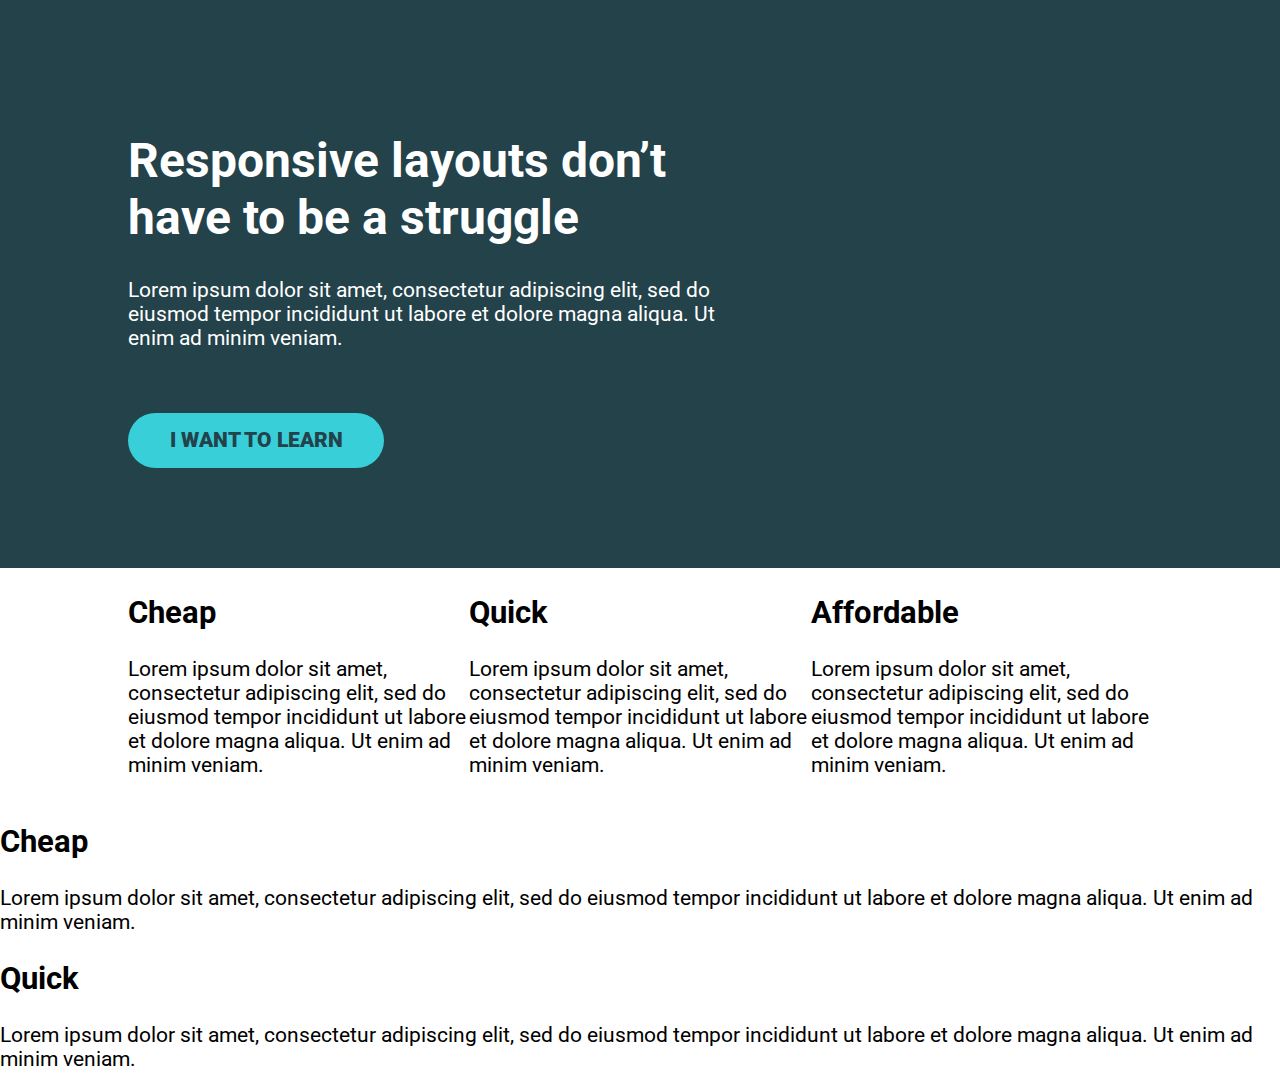
<file: Day 8/challenge start/02-3 - challenge start/index.html>
<!DOCTYPE html>
<html lang="en">
<head>
    <meta charset="UTF-8">
    <meta name="viewport" content="width=device-width, initial-scale=1.0">
    <title>Challenge time!</title>
    <link href="https://fonts.googleapis.com/css2?family=Roboto:wght@400;900&display=swap" rel="stylesheet"> 
    <link rel="stylesheet" href="style.css">
</head>
<body>
    <div class="hero">
        <div class="container">
            <div class="hero__text">
                <h1>Responsive layouts don’t have to be a struggle</h1>
                <p>Lorem ipsum dolor sit amet, consectetur adipiscing elit, sed do eiusmod tempor incididunt ut labore et dolore magna aliqua. Ut enim ad minim veniam.</p>
                <a href="#" class="btn">I want to learn</a>
            </div>
        </div>
    </div>
    <div class="container">
        <div class="row">
            <div class="col">
                <h2>Cheap</h2>
                <p>Lorem ipsum dolor sit amet, consectetur adipiscing elit, sed do eiusmod tempor incididunt ut labore et dolore magna aliqua. Ut enim ad minim veniam.</p>
            </div>
            <div class="col">
                <h2>Quick</h2>
                <p>Lorem ipsum dolor sit amet, consectetur adipiscing elit, sed do eiusmod tempor incididunt ut labore et dolore magna aliqua. Ut enim ad minim veniam.</p>
            </div>
            <div class="col">
                <h2>Affordable</h2>
                <p>Lorem ipsum dolor sit amet, consectetur adipiscing elit, sed do eiusmod tempor incididunt ut labore et dolore magna aliqua. Ut enim ad minim veniam.</p>
            </div>
        </div>
    </div>


    <div class="col">
        <h2>Cheap</h2>
        <p>Lorem ipsum dolor sit amet, consectetur adipiscing elit, sed do eiusmod tempor incididunt ut labore et dolore magna aliqua. Ut enim ad minim veniam.</p>
    </div>
    <div class="col">
        <h2>Quick</h2>
        <p>Lorem ipsum dolor sit amet, consectetur adipiscing elit, sed do eiusmod tempor incididunt ut labore et dolore magna aliqua. Ut enim ad minim veniam.</p>
    </div>


</body>
</html>
</file>
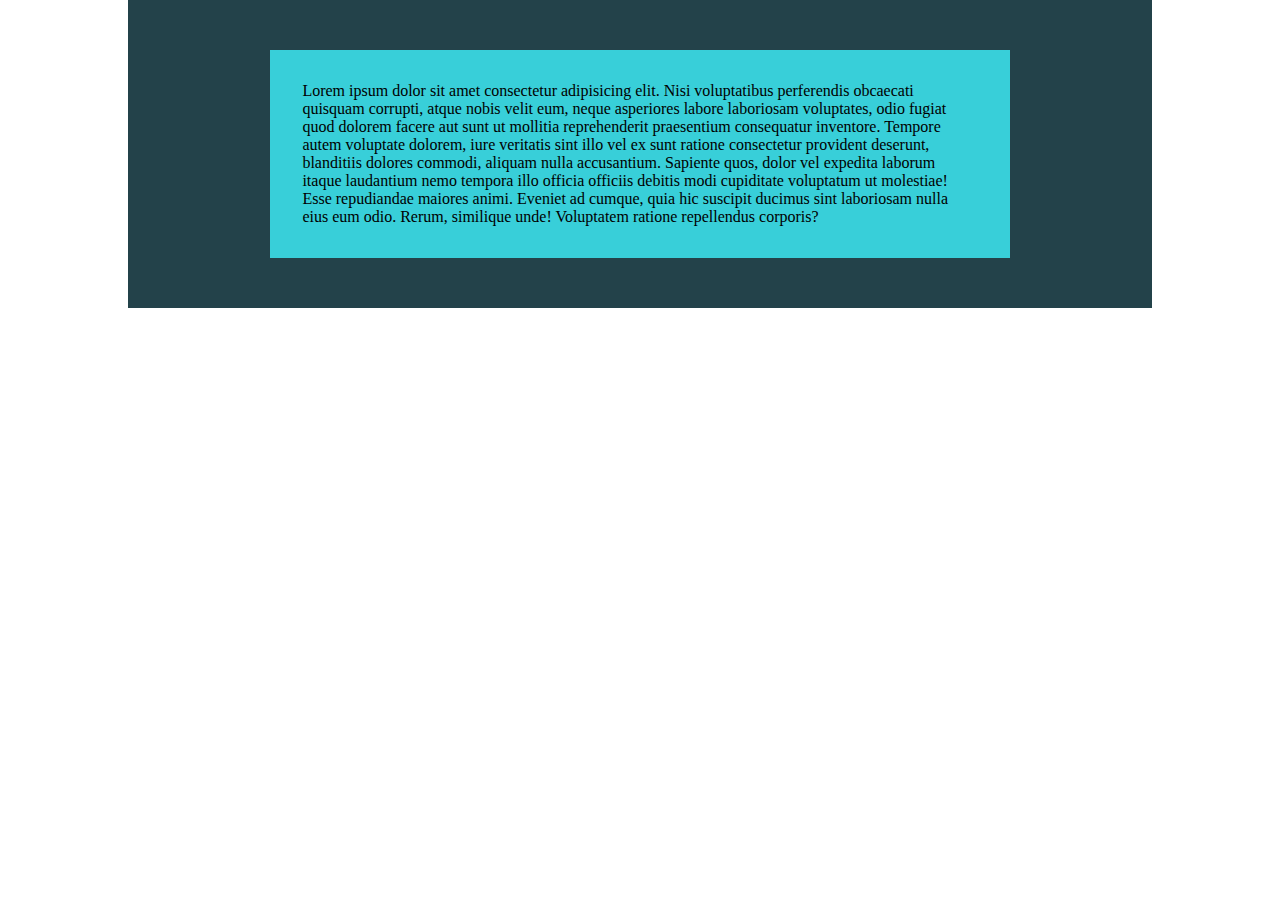
<file: Day 1/day1.html>
<!DOCTYPE html>
<html lang="en">
<head>
    <meta charset="UTF-8">
    <meta http-equiv="X-UA-Compatible" content="IE=edge">
    <meta name="viewport" content="width=device-width, initial-scale=1.0">
    <link rel="stylesheet" href="style.css">
    <title>CRL - Day1</title>
</head>
<body>
    <div class="parent">
        <div class="child">
            Lorem ipsum dolor sit amet consectetur adipisicing elit. Nisi voluptatibus perferendis obcaecati quisquam corrupti, atque nobis velit eum, neque asperiores labore laboriosam voluptates, odio fugiat quod dolorem facere aut sunt ut mollitia reprehenderit praesentium consequatur inventore. Tempore autem voluptate dolorem, iure veritatis sint illo vel ex sunt ratione consectetur provident deserunt, blanditiis dolores commodi, aliquam nulla accusantium. Sapiente quos, dolor vel expedita laborum itaque laudantium nemo tempora illo officia officiis debitis modi cupiditate voluptatum ut molestiae! Esse repudiandae maiores animi. Eveniet ad cumque, quia hic suscipit ducimus sint laboriosam nulla eius eum odio. Rerum, similique unde! Voluptatem ratione repellendus corporis?
        </div>
    </div>
</body>
</html>
</file>
<file: Day 12/style.css>
*, *::before, *::after {
    box-sizing: border-box;
}



:root{
    --ff-roboto: 'Roboto', sans-serif;
    --ff-playfair: 'Playfair Display', serif;

    --clr-light: #F3EED9;
    --clr-dark: #222C2A;
    --clr-accent: #824936;
}

/* Utility Classes */

.flex{display: flex;}

.container{
    width: 85%;
    max-width: 1128px;
    margin: 0 auto;
}

.title{
    font-family: var(--ff-playfair);
    font-size: 2.25rem;
    text-align: center;
    margin-top: 0;
    line-height: 1.1;
}



/* Styles */

body{
    margin: 0;
    font-family: var(--ff-roboto);
    font-size: 1.315rem;
}

section{
    padding: 4em 0;
}

img{
    max-width: 100%;
}

.hero{
    background-color: var(--clr-light);
    min-height: 660px;
    align-items: center;
    
}

.hero__content{
    align-items: center;
    flex-direction: column;
}

.hero__subtitle{
    font-size: 1.12rem;
    letter-spacing: 10px;
    text-transform: uppercase;
    color: var(--clr-dark);
    margin: 0 0 .25em;
    text-align: center;
    line-height: 1.2;
}

.hero__title{
    font-size: 3rem;
    text-align: center;
    color: var(--clr-accent);
    
}

.first-section__content,
.second-section__content,
.third-section__content{
    flex-direction: column;
}




.first-section__title{
    color: var(--clr-accent);
}

.first-section__text{
    flex-direction: column;
}

.second-section{
    background-color: var(--clr-dark);
    color: white;
    
}

.third-section{
    background-color: var(--clr-accent);
    color: white;
    
}

.second-section__content,
.third-section__content{
    gap: 2rem;
}



@media (min-width: 800px) {
    .hero__title{
        font-size: 3.75rem;
    }
    .first-section__text{
        flex-direction: row;
        gap: 5rem;
        
    }

    .second-section__content{
        flex-direction: row;
        gap: 5rem; 
    }

    .third-section__content{
        flex-direction: row-reverse;
        gap: 5rem;
    }

    .second-section__title,
    .third-section__title{
        text-align: start;
        margin-top: 0;
        
    }

    .col{
        width: 100%;
    }


}
</file>
<file: Day 15/style.css>
/* 
////// For this challenge ///////

- All text is in the text.md file

// Requirements
   1. Get all the navigation items next to one another
   2. Add a space between all the items
*/

*, *::before, *::after {
    box-sizing: border-box;
}

:root{

    --clr-dark: #23424a;
    --clr-accent: #136C72;
    --clr-light: #38CFD9;
    --clr-purple: #87629A;
    --clr-gray: #3A3A3A;

    --fw-regular: 400;
    --fw-bold: 700;
    --fw-black: 900;

    --fs-big: 3rem;
    --fs-regular: 1.3rem;
    --fs-middle: 2.25rem;
     

  }

body {
    margin: 0;
    font-family: 'Roboto', sans-serif;
    font-size: 1.3rem;
}

img {
    max-width: 100%;
}

h1 {
    font-size: 3rem;
    margin-top: 0;
}

.section-title {
    color: #87629A;
}

.btn {
    display: inline-block;
    text-decoration: none;
    text-transform: uppercase; 
    color: #23424A;
    font-weight: 900;
    background-color: #38CFD9;
    padding: .75em 2em;
    border-radius: 100px;
}

.btn:hover,
.btn:focus {
    opacity: .75; 
}

.container {
    width: 80%;
    max-width: 1100px;
    margin: 0 auto;
}

.row {
    display: flex;
    justify-content: space-between;
    
}

.col {
    /* these are now flex items */
    width: 100%;
}

.col + .col {
    margin-left: 30px;
}


header {
    background: #136c72;
    padding: 1em 0;
}

.logo{ 
    display: flex;
    align-items: center;
    margin-right: 1em;
    
}


.nav{
    display: flex;
    justify-content: space-between;
    flex-grow: 1;
    align-items: center;
}

.nav__list {
    margin: 0;
    padding: 0;
    list-style: none;
    display: flex;
    gap: 1em;
    }

.nav__list--primary{
    margin: 0 auto;
}

.nav__link {
    color: #fff;
    text-decoration: none;
    text-transform: uppercase;;
}

.nav__link--button {
    background: #fff;
    color: #136c72;
    padding: .25em 1em;
    border-radius: 10em;
}

.nav__link:hover {
    opacity: .75;
}


.hero {
    padding: 100px 0;
    background-color: #23424A;
    color: #FFF;
}

.hero__text { 
    width: 62%;
}

.hero__img {
    width: 32%;
    align-self: flex-start;
}

.hero p {
    margin-bottom: 3em;
}

.main {
    margin-top: 3em;
}

.primary-content {
    width: 62%;
}

.sidebar {
    width: 32%;
    padding: 1em;
    text-align: center;
    color: #fff;
    background-color: #136c72;
}

@media (max-width: 600px) {
    .row{
        display: block;
    }

    .hero__text,
    .hero__img,
    .primary-content,
    .sidebar{
        width: 100%;
    }

    .hero__img{
        margin-top: 2em;
    }

}
</file>
<file: Day 5/style.css>
*, *::before, *::after {
    box-sizing: border-box;
    margin: 0;
  }



:root{

    --clr-dark: #23424a;
    --clr-accent: #136C72;
    --clr-light: #38CFD9;

    --ff-roboto: 'Roboto', sans-serif;

    --fw-regular: 400;
    --fw-bold: 700;
    --fw-black: 900;

    --fs-big: 3rem;
    --fs-regular: 1.3rem

  }

  body{
    font-family: var(--ff-roboto);
  }

  .intro{
    background: var(--clr-dark);
    padding: 100px 0;
    
  }

  .container{
    width: 80%;
    margin: 0 auto;
    max-width: 1000px;
  }

  .intro__content{
    width: 70%;
  }

  .intro-title{
    color: white;
    font-weight: var(--fw-black);
    font-size: var(--fs-big);
    margin-bottom: 2rem;
  }

  .intro-text{
    color: hsla(0, 0%, 100%, 0.85);
    font-weight: var(--fw-regular);
    font-size: var(--fs-regular);
    margin-bottom: 4rem;
  }

  .intro-link{
    text-decoration: none;
    text-transform: uppercase;
    font-weight: var(--fw-bold);
    color: black;
    background-color: var(--clr-light);
    border-radius: 31px;
    padding: 13px 48px;
  }
</file>
<file: Day 8/style.css>
*, *::before, *::after {
    box-sizing: border-box;
    margin: 0;
  }

html{
  height: 100%;
}

:root{

    --clr-dark: #23424a;
    --clr-accent: #136C72;
    --clr-light: #38CFD9;
    --clr-purple: #87629A;
    --clr-gray: #3A3A3A;

    --ff-roboto: 'Roboto', sans-serif;

    --fw-regular: 400;
    --fw-bold: 700;
    --fw-black: 900;

    --fs-big: 3rem;
    --fs-regular: 1.3rem;
    --fs-middle: 2.25rem;
     

  }

  

  body{
    font-family: var(--ff-roboto);
    
  }

  .intro{
    background: var(--clr-dark);
    padding: 100px 0;
    
  }

  .container{
    width: 80%;
    margin: 0 auto;
    max-width: 1100px;
  }

  .intro__content{
    width: 70%;
  }

  .intro-title{
    color: white;
    font-weight: var(--fw-black);
    font-size: var(--fs-big);
    margin-bottom: 2rem;
  }

  .intro-text{
    color: hsla(0, 0%, 100%, 0.85);
    font-weight: var(--fw-regular);
    font-size: var(--fs-regular);
    margin-bottom: 4rem;
  }

  .intro-link{
    display: inline-block;
    text-decoration: none;
    text-transform: uppercase;
    font-weight: var(--fw-bold);
    color: black;
    background-color: var(--clr-light);
    border-radius: 31px;
    padding: 13px 48px;
  }

  .intro-link:hover,
  .intro-link:focus-visible{
    opacity: .75;
  }

  .row{
    display: flex;
    gap: 3rem;
    padding: 6rem 0;
  }

  .second-row{
    color: white;
    background-color: var(--clr-accent);
    text-align: center;
  }

  .first-row{
    text-align: center;
  }

  .column{
    width: 100%;
  }

  .column-title{
    margin-bottom: 1rem;
    font-size: var(--fs-middle);
    font-weight: var(--fw-black);

  }

  .first-row .column-title{
    color: var(--clr-purple);
  }
</file>
<file: Day 9/style.css>
/* 
////// For this challenge ///////

- All text is in the text.md file

// Requirements
1. Refer to the design specs for the
   overall layout 
2. The image should line up with
   the sidebar in the section
   below

*/

*, *::before, *::after {
    box-sizing: border-box;
}

:root{

    --clr-dark: #23424a;
    --clr-accent: #136C72;
    --clr-light: #38CFD9;
    --clr-purple: #87629A;
    --clr-gray: #3A3A3A;

    --fw-regular: 400;
    --fw-bold: 700;
    --fw-black: 900;

    --fs-big: 3rem;
    --fs-regular: 1.3rem;
    --fs-middle: 2.25rem;
     

  }

body {
    margin: 0;
    font-family: 'Roboto', sans-serif;
    font-size: var(--fs-regular);
}

img {
    max-width: 100%;
}

h1 {
    font-size: 3rem;
    margin-top: 0;
}

.container {
    width: 80%;
    max-width: 1100px;
    margin: 0 auto;
}

.row {
    
    display: flex;
    justify-content: space-between;
    gap: --gap;
}

.hero {
    padding: 100px 0;
    background-color: #23424A;
    color: #FFF;
}

.hero__text { 
    width: 62%;
}

.hero__img {
    width: 32%;
    align-self: flex-start;
}

.hero p {
    margin-bottom: 3em;
}

.btn {
    display: inline-block;
    text-decoration: none;
    text-transform: uppercase; 
    color: #23424A;
    font-weight: 900;
    background-color: #38CFD9;
    padding: .75em 2em;
    border-radius: 100px;
}

.btn:hover,
.btn:focus {
    opacity: .75; 
}

.main{margin-top: 3em;}


.primary-content{
    width: 62%;
}
.primary-content h2{
    color: #136C72;
    font-weight: var(--fw-black);
    font-size: var(--fs-middle);
    
}

.sidebar {
    background-color: #136C72;
    width: 32%;
    color: white;
    text-align: center;
    padding: 1em;
}
</file>
<file: Final Challenge/style.css>
:root{
    --clr-dark:#2E323F;
    --clr-mid:#3B4050;
    --clr-light:#6F737F;
    --clr-white:#f1f1f1;
    --clr-accent:#A59678;
}

body{
    font-family: 'Montserrat', sans-serif;
    font-size: 1.5rem;
}

header{
    font-family: 'Oswald', sans-serif;
    background-color: var(--clr-dark);
    padding: 1em 0;
    text-align: center;
    
}

img{
    position: static !important;
}

.flex{
    display: flex;
}

.logo{
    height: 30px;
}

.title{
    font-family: 'Oswald', sans-serif;;
}


.container{
    width: 85%;
    max-width: 1200px;
    margin: 0 auto;
    /* Precisa para o posicionamento  de nav-toggle */
    position: relative;  
}

/* NAV STYLING */

.nav__container{
    flex-direction: column;    
}

.nav{
    visibility: hidden;
    height: 0;
    position: absolute;
    font-size: 1.125rem;
    margin-top: .5rem;
    text-transform: uppercase;
    
}

.nav--visible{
    visibility: visible;
    position: relative;
    height: auto;  
}

.nav__list {
    list-style: none;
    margin: 0;
    padding: 0;   
}

.nav__item{
    margin-top: 1rem;
}

.nav__link{
    color: var(--clr-white);
    text-decoration: none;
}

.nav__link--button{
    background: var(--clr-accent);
    padding: 5px 20px;
    border-radius: 100px;
    color: white;
}

.nav-toggle{
    cursor: pointer;
    border: 0;
    width: 2.5rem;
    height: 2.5rem;
    border-radius: 100%;
    padding: 0;
    background: var(--clr-light);
    color: var(--clr-white);
    position: absolute;
    left: 0;
    top: -4px;
}

.nav-toggle:focus-visible,
.nav-toggle:hover{
    opacity: .75;
}

/* Hamburger Menu */

.hamburger{
    position: relative;
    width: 50%;
}

.hamburger,
.hamburger::before,
.hamburger::after {
    display: block;
    margin: 0 auto;
    height: 3px;
    background: white;
}

.hamburger::before,
.hamburger::after {
    content: '';
    width: 100%;
}

.hamburger::before {
    transform: translateY(-6px);
}

.hamburger::after {
    transform: translateY(3px);
}


/* Main Styling */

.hero{
    background: var(--clr-mid);
    color: white;
    padding-bottom: 1rem;
}

.hero__title{
    font-size: 3.7rem;
    line-height: 5rem;
    padding-top: 1rem;
}
.hero__title > span{
    color: var(--clr-accent);
}

.hero__content{
    font-size: 1.5rem;
    margin: 2rem 0;
    padding-top: 1rem;
    border-top: .5px solid var(--clr-light);
    
}

.hero__content > p{
    margin-bottom: 3rem;
    color: var(--clr-white);
}

.hero__button{
    text-decoration: none;
    color: white;
    font-family: 'Oswald', sans-serif;
    background: var(--clr-accent);
    padding: 5px 20px;
    border-radius: 100px;
    text-align: center;
}

/* Section One */

.section-one{
    background: var(--clr-white);
    padding: 2rem 0;
}

.section-one__content{
    flex-direction: column;
    gap: 2rem;
    text-align: center;
    font-size: 1.125rem;
    
}

.section-one__title{
    color: var(--clr-accent);
    margin-bottom: 1rem;
    font-size: 1.875rem;
    
}

/* Section two */

.section-two{
    font-size: 1.313rem;
}

.section-two__content{
    flex-direction: column;
    padding: 2rem 0;
    
}

.section-two__title{
    color: var(--clr-accent);
    font-size: 2rem;

}

.section-two__text {
    margin: 1rem 0;
}

.aside__content{
    flex-direction: column;
    gap: 1rem;
    margin: 2rem 0;
    
}

.card{
    background: var(--clr-mid);
    padding: 2rem 1rem;
    text-align: center;
    color: var(--clr-white);
    font-size: 1.125rem;
}

.card__title{
    font-size: 1.875rem;
    margin-bottom: 1rem;
}

/* Footer */

.footer{
    background: var(--clr-mid);
    color: var(--clr-white);
    font-size: 1rem;
    padding-bottom: 3rem;
}

.footer__content{
    flex-direction: column;
    gap: 1.5rem;
    padding: 2rem 0;
}

.footer__main-title{
    font-size: 2rem;
    text-align: center;
}

.footer__list--container{
    gap: 1rem;
    flex-direction: column;
    margin-top: 1.5rem;
    
    
}


.footer__list{
    list-style: none;
    margin: 0;
    padding: 0;
}


.footer__title{
    font-size: 1.313rem;
    color: var(--clr-accent);
    margin-bottom: 1.5rem;
}

.footer__list--item{
    margin-bottom: 1.5rem;
}

@media (min-width: 700px){
    
    /* NAV */
    .nav__container{
        flex-direction: row;  
        
    }

    .nav-toggle{
        display: none;
    }

    .nav{
        visibility: visible;
        display: flex;
        align-items: center;
        position: relative;
        justify-content: flex-end;
        height: auto;
        margin: 0;
        width: 100%;
         
    }

    .nav__list{
        display: flex;
        gap: 1rem;
        justify-content: space-between;
    }

    .nav__list--primary{
        margin: 0 3rem;
    }

    .nav__item{
        margin: 0;
    }

    .hero__title{
        font-size: 5rem;
        line-height: 6rem;
    }

    .section-two__title{
        font-size: 2.25rem;
    }

    /* ASIDE */
    
    .aside__content{
        flex-direction: row;
        font-size: 1rem;
    }

    .card__title{
        font-size: 1.875rem;
        
    }

    /* FOOTER */

    .footer__main-title{
        font-size: 2.5rem;
    }

    .footer__list--container{
        flex-direction: row;
        justify-content: space-between;
        padding-right: .7rem;
        
    }

}

@media (min-width: 1000px) {

    /* HERO */

    .hero_container{
        display: flex;
        align-items: end;
        padding: 7rem 0;
        gap: 2rem;
    }

    .hero__content{
        border: none;
        margin: 0;
        
    }

    /* SECTION ONE */

    .section-one__content{
        flex-direction: row;
        justify-content: space-between;
        padding: 7rem 0;
        gap: 4rem;
    }

    /* SECTION TWO */

    .section-two__content{
        flex-direction: row;
        justify-content: space-between;
        /* gap: 6rem; */
    }

    .section-two__col{
        width: 57%;
    }

    /* ASIDE */

    .aside__content{
        flex-direction: column;
        width: 33%;
    }

    /* FOOTER */

    .footer__col{
        display: flex;
        justify-content: space-between;
        gap: 1rem;
    }

    .footer__text{
        width: 40%;
    }

    .footer__list--container{
        
        justify-content: space-between;
        width: 50%;
    }
}
</file>
<file: Day 1/challenge01/style.css>
/* INSTRUCTIONS
 *
 * 1) Limit the total width of
 *    the .intro-conent to about half
 *    of it's parent
 *
 * 2) Stop the text from overflowing
 *    out the bottom at small screen
 *    widths
 *
 * You may modify the HTML if needed
 *
 */

* {
  box-sizing: border-box;
}

body {
  margin: 0;
  font-family: sans-serif;
}

.container {
  background: #23424a;
  color: white;

  width: 80%;
  margin: 0 auto;

  padding: 2em;
  
}

.intro-content{
  width: 50%;
}
</file>
<file: Day 20/nav-challenge/style.css>
/* Challenge

   Make the navigation layout work
   on both mobile and large screens.

   Mobile-first, so mobile styles first,
   then add the large screen styles
   inside the existing media query

*/

*, *::before, *::after {
    box-sizing: border-box;
}

body {
    margin: 0;
    font-family: 'Roboto', sans-serif;
    font-size: 1.3rem;
}

img {
    max-width: 100%;
}

h1 {
    font-size: 3rem;
    margin-top: 0;
}

.section-title {
    color: #87629A;
}

.btn {
    display: inline-block;
    text-decoration: none;
    text-transform: uppercase; 
    color: #23424A;
    font-weight: 900;
    background-color: #38CFD9;
    padding: .75em 2em;
    border-radius: 100px;
}

.btn:hover,
.btn:focus {
    opacity: .75; 
}

.container {
    width: 80%;
    max-width: 1100px;
    margin: 0 auto;
    /* added for nav-toggle positioning */
    position: relative;
}

header {
    background: #136c72;
    padding: 1em 0;
    text-align: center;
}

.nav {
    width: 100%;
}



.nav-toggle {
    cursor: pointer;
    border: 0;
    width: 3em;
    height: 3em;
    padding: 0em;
    border-radius: 50%;
    background: #072A2D;
    color: white;
    transition: opacity 250ms ease;
    
    position: absolute;
    left: 0;
}

.nav-toggle:focus,
.nav-toggle:hover {
    opacity: .75;
}

.hamburger {
    width: 50%;
    position: relative;
}

.hamburger,
.hamburger::before,
.hamburger::after {
    display: block;
    margin: 0 auto;
    height: 3px;
    background: white;
}

.hamburger::before,
.hamburger::after {
    content: '';
    width: 100%;
}

.hamburger::before {
    transform: translateY(-6px);
}

.hamburger::after {
    transform: translateY(3px);
}

/* made changes here from video
   to make it more accessible.
   
   Works the same :) */
.nav {
    visibility: hidden;
    height: 0;
    position: absolute;
    font-size: 1rem;
}

.nav--visible {
    visibility: visible;
    height: auto;
    position: relative;
} 

.nav__list{
    margin: 0;
    padding: 0;
    list-style: none;
}

.nav__item{
    margin-top:.75em;
}

.nav__link{
    color: white;
    text-transform: uppercase;
    text-decoration: none;
}

.nav__link--button{
    padding: .25em .75em;
    background: #FFF;
    color: #23424A;
    border-radius: 100px;
}

.nav__link:hover,
.nav__link:focus{
    opacity: .65;
}

.nav__list--primary{
    margin-bottom: 2em;
}


.logo {
    height: 30px;
}


.hero {
    padding: 100px 0;
    background-color: #23424A;
    color: #FFF;
}

.hero__img {
    margin-top: 2em;
}


.hero p {
    margin-bottom: 3em;
}

.main {
    margin-top: 3em;
}


.sidebar {
    padding: 1em;
    text-align: center;
    color: #fff;
    background-color: #136c72;

}



@media (min-width: 800px) {

    
    .nav-toggle {
        display: none;
    }

    .nav {
        visibility: visible;
        display: flex;
        align-items: center;
        height: auto;
        justify-content: flex-end;
        position: relative;
    }

    .nav__list{
        display: flex;
        margin: 0;
    }

    .nav__item{
        margin: 0 0 0 1.5em;

    }

    .row {
        display: flex;
        justify-content: space-between;

    }

    .hero__text {
        width: 62%;
    }
    
    .hero__img {
        width: 32%;
        align-self: flex-start;
        margin: 0;
    }
    
    .primary-content {
        width: 62%;
    }

    .sidebar {
        width: 32%;
    }
    
    
}
</file>
<file: Day 3/challenge02/style.css>
/* INSTRUCTIONS
 *
 * 1) Keep the text inside .intro-content
 *    in the same place, but have the background
 *    extend from one side of the viewport
 *    to the other, no matter how wide or narrow
 *    the browser is.
 *
 * 2) Limit the maximum width of the text in the
 *    bottom area.
 *
 * You may modify the HTML if needed
 * (you probably should for this challenge)
 *
 */

* {
  box-sizing: border-box;
}

body {
  margin: 0;
  font-family: sans-serif;
}

.container {
  width: 80%;
  max-width: 750px;
  margin: 0 auto;
  
}

.intro{
  background: #23424a;
  color: white;
  padding: 50px 0;
}

.intro-content {
  
  width: 50%;
  
}

.second-content{
  width: 80%;
  margin: 0 auto;
}
</file>
<file: Day 8/challenge start/02-3 - challenge start/style.css>
/* 
////// For this challenge ///////

- You will have to modify the HTML

- You can add new classes in the HTML
  if you need to

// Requirements
1. The headings in the first row must be
   a different color
2. The two .col at the bottom must go next
   to one another
3. The section at the bottom should have
   a dark background color and a different
   color of text
4. I've removed the "gap" that I created,
   so you'll have to add it back in

   */

*, *::before, *::after {
    box-sizing: border-box;
}

body {
    margin: 0;
    font-family: 'Roboto', sans-serif;
    font-size: 1.3rem;
}

h1 {
    font-size: 3rem;
}

.container {
    width: 80%;
    max-width: 1100px;
    margin: 0 auto;
}

.row {
    /* display: flex => flex container */
    display: flex;

    /* can't use yet */
    /* gap: 100px; */
}

.col {
    /* these are now flex items */
    width: 100%;
}

.hero {
    padding: 100px 0;
    background-color: #23424A;
    color: #FFF;
}

.hero__text {
    width: 60%;
}

.hero p {
    margin-bottom: 3em;
}

.btn {
    display: inline-block;
    text-decoration: none;
    text-transform: uppercase; 
    color: #23424A;
    font-weight: 900;
    background-color: #38CFD9;
    padding: .75em 2em;
    border-radius: 100px;
}

.btn:hover,
.btn:focus {
    opacity: .75; 
}
</file>
<file: Day 1/style.css>
* { box-sizing: border-box;}

body{
    margin: 0;
}

.parent {
    background-color: #23424A;
    padding: 50px;


    /* width: 900px; don't use fixed widths */
    margin: 0 auto;
    width: 80%;
}

.child{
    background-color: #38cfd9;

    /* normally I wouldn't include a height, it's just to get us started */

    /* height: 300px; never set a fixed height */

    width: 80%;
    
    margin: 0 auto;  /* center things in the container */
    
    
    
    padding: 2em; /*use responsive units like EM an REM */

}
</file>
